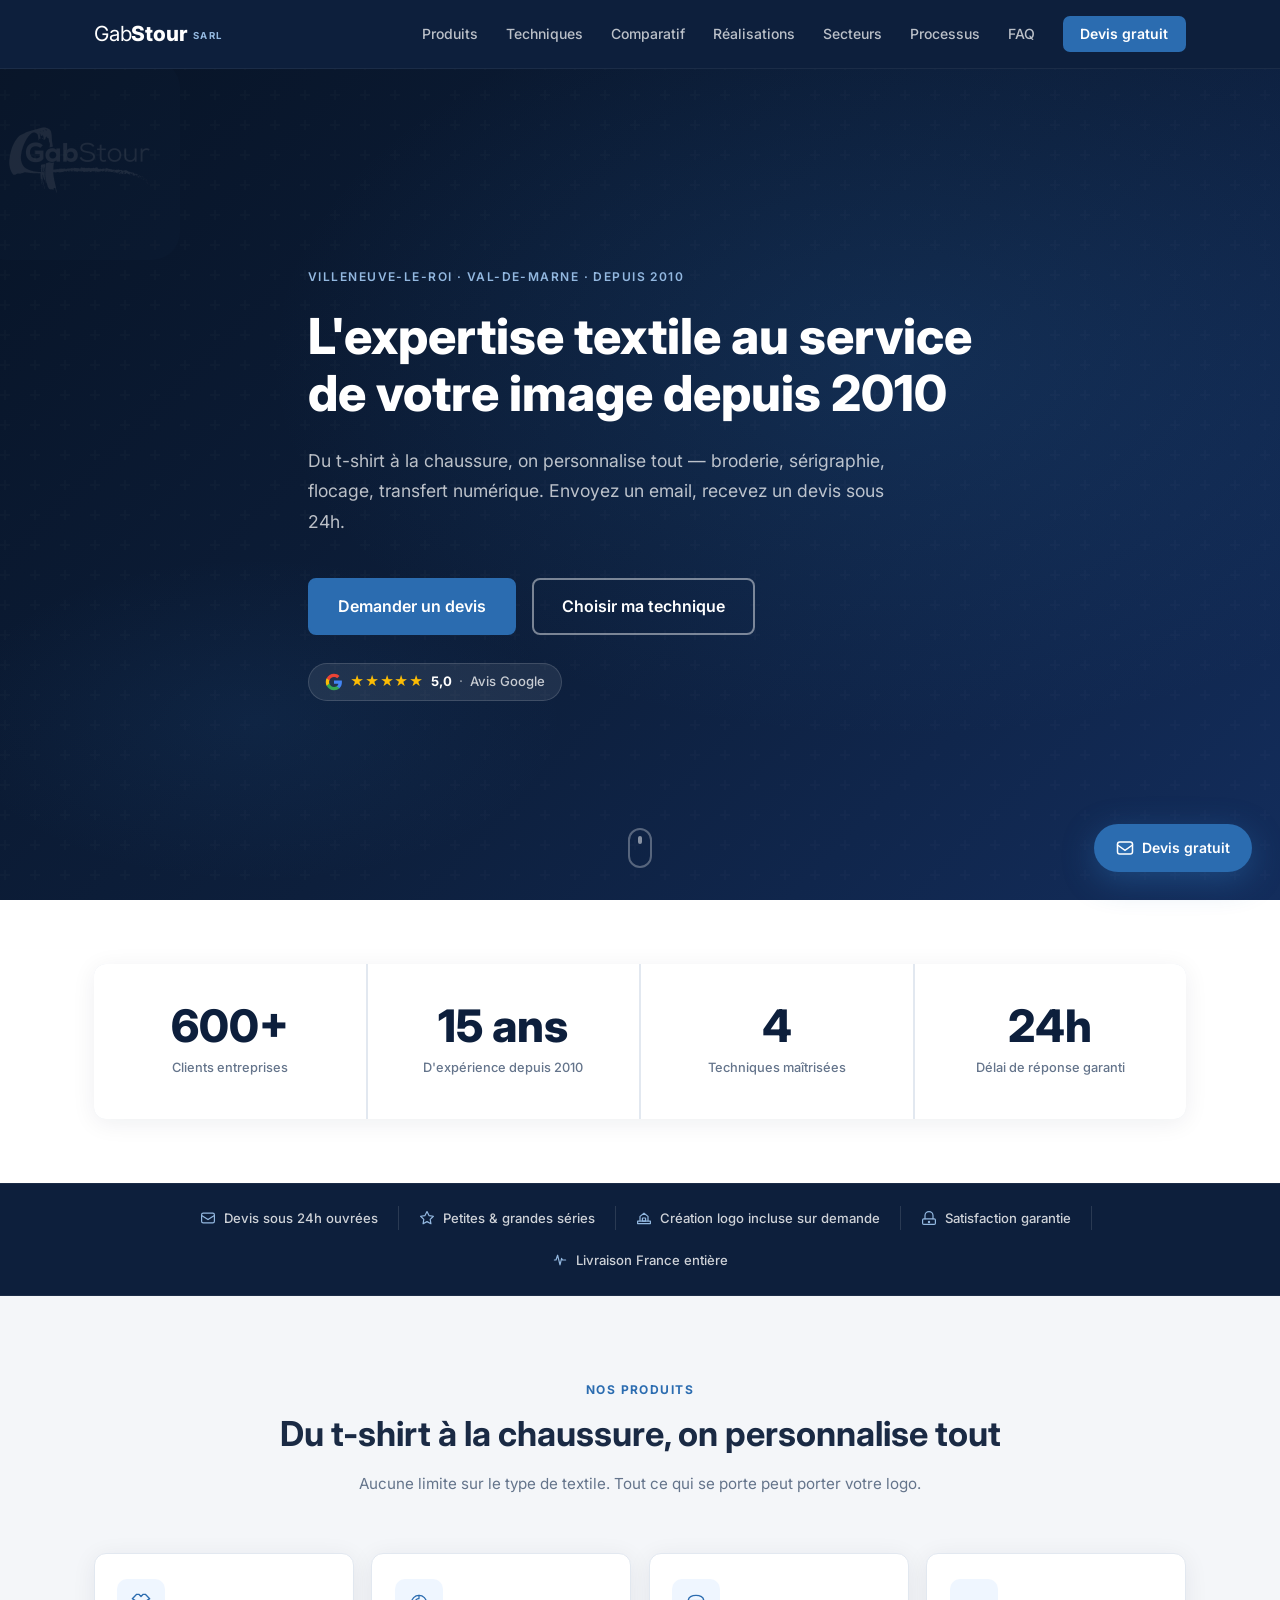
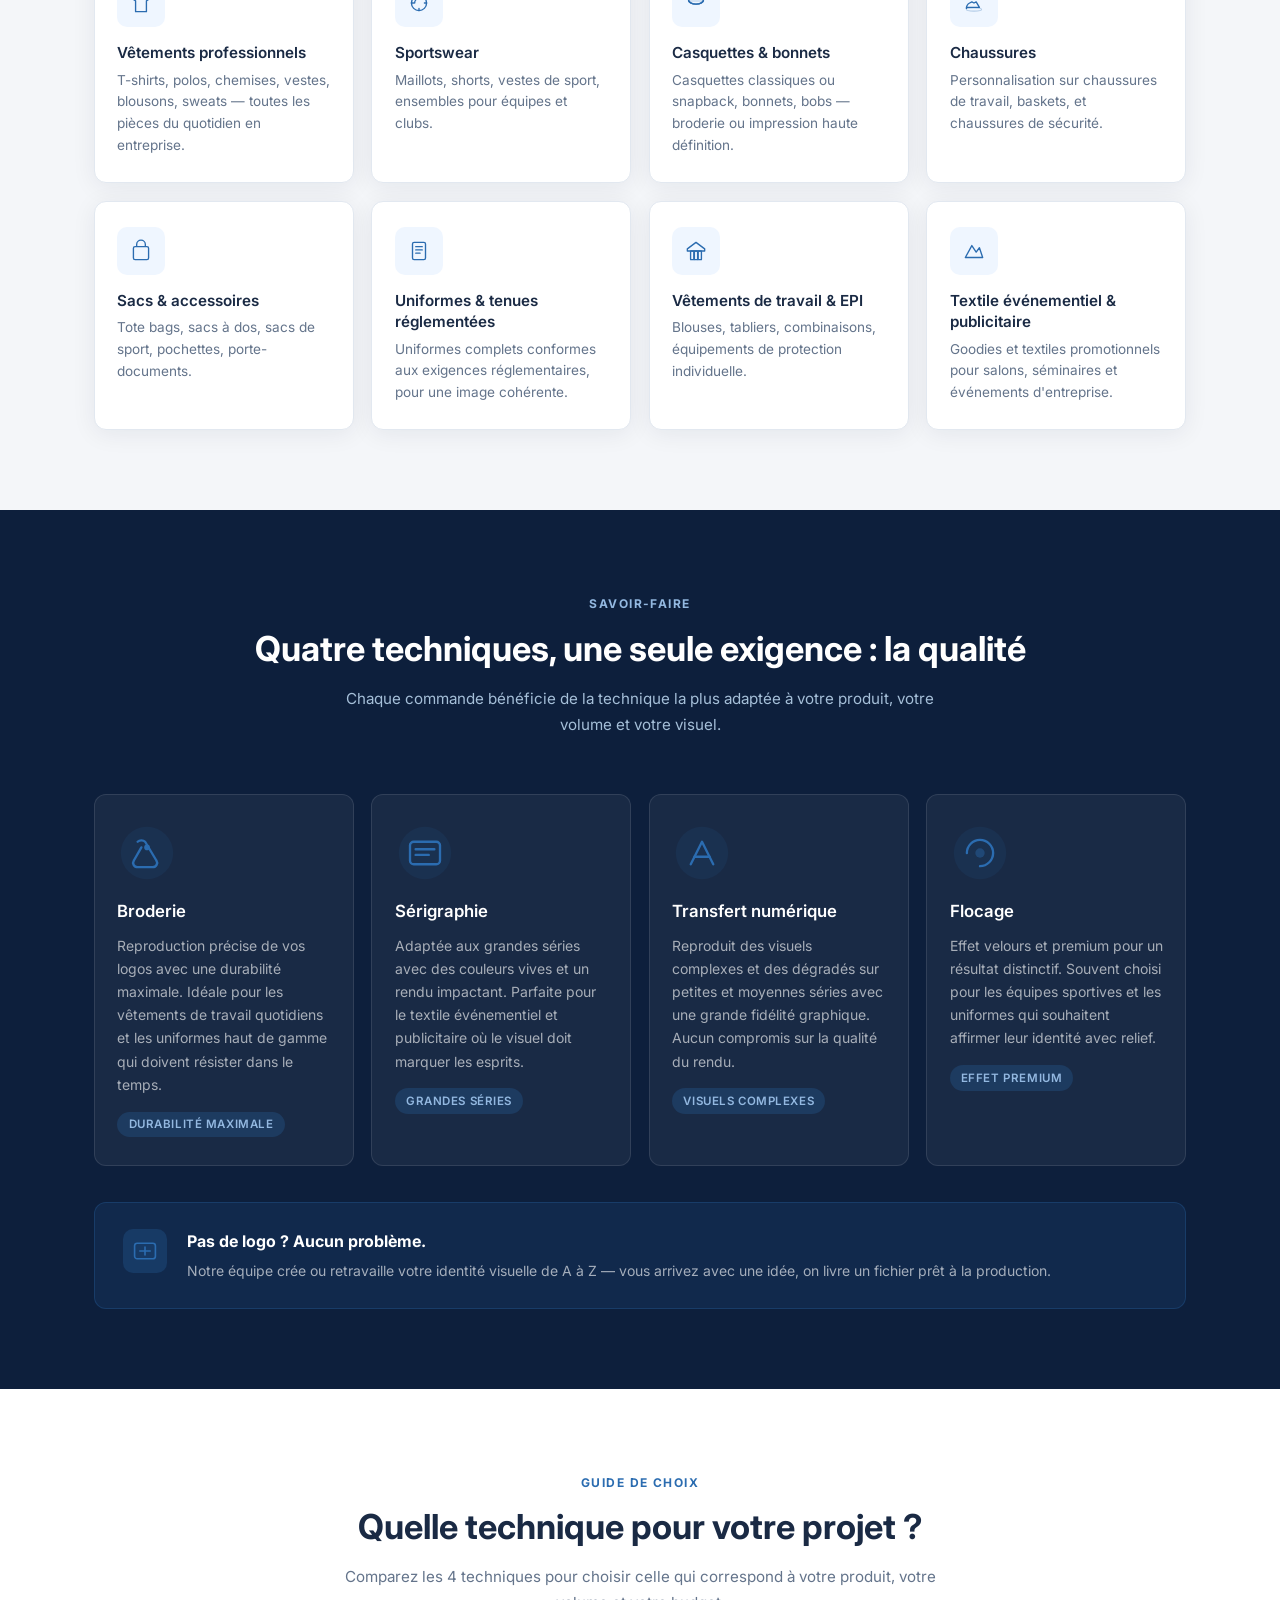
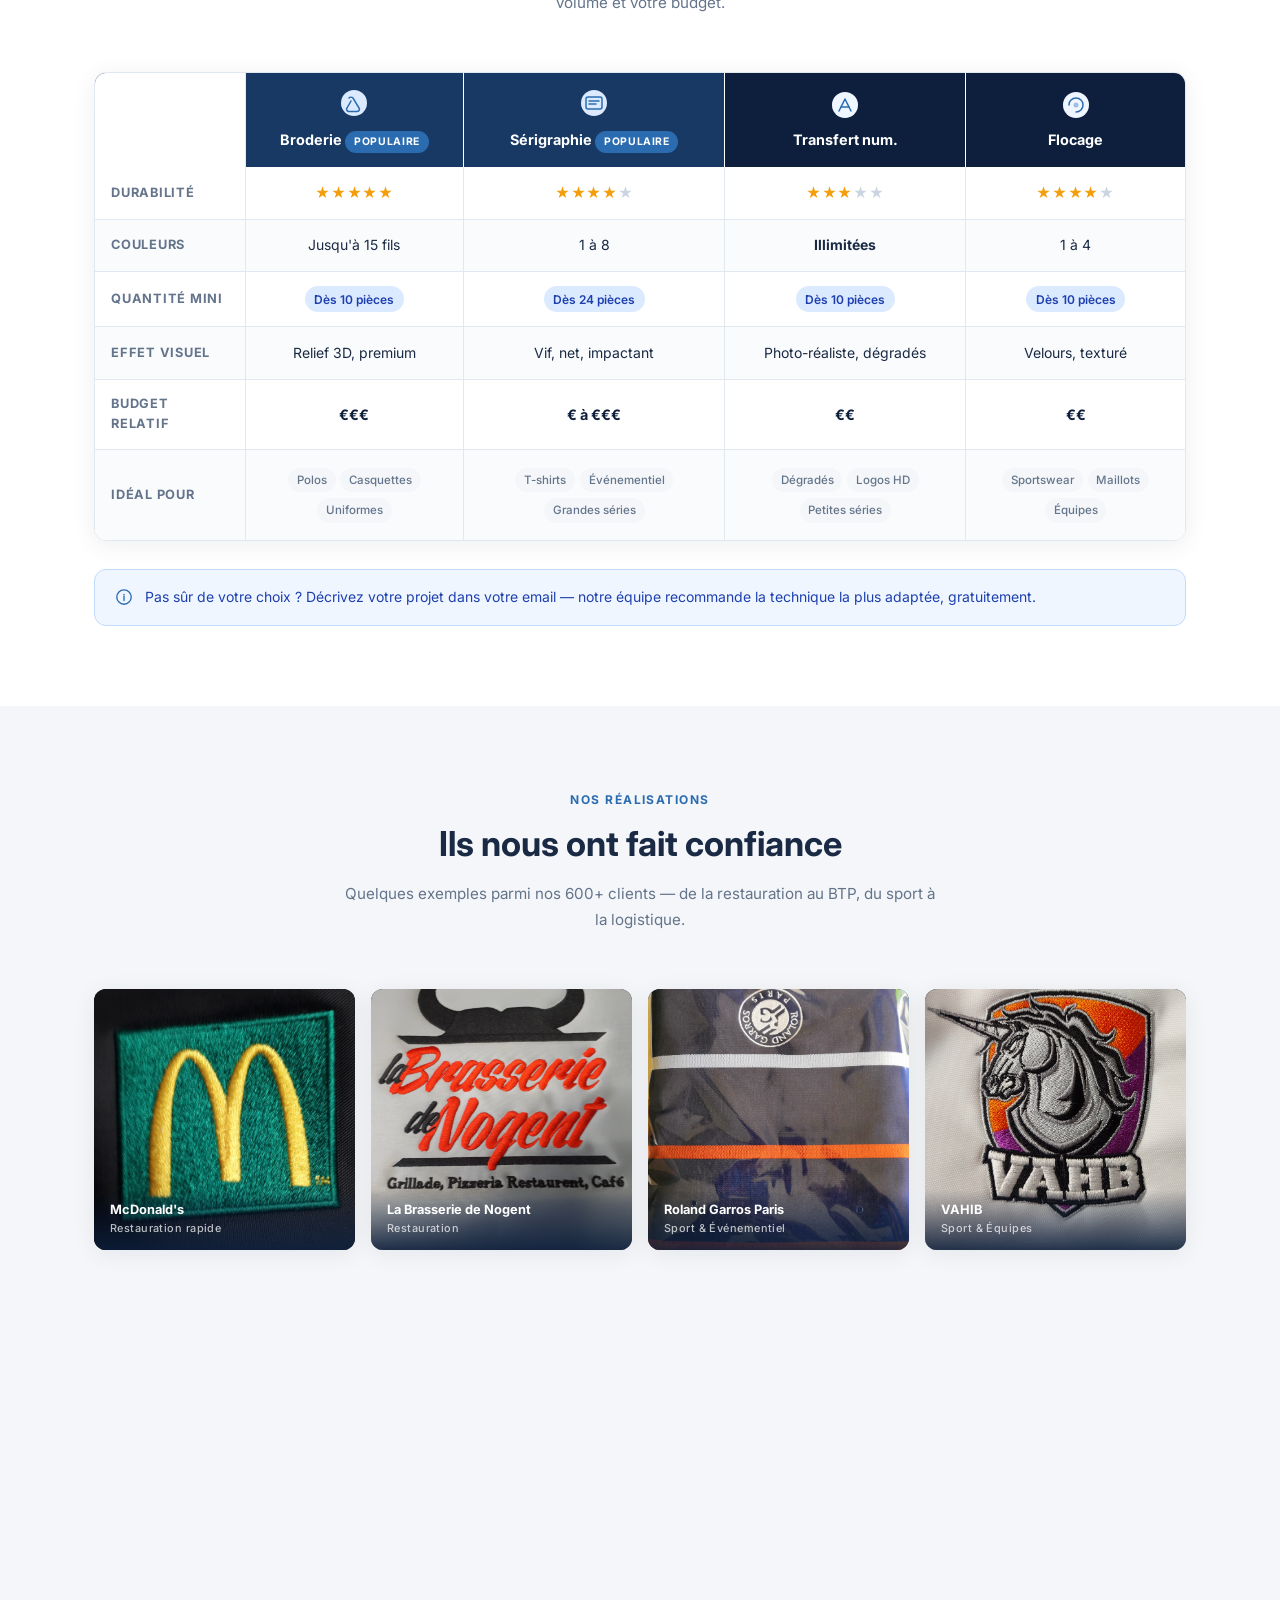
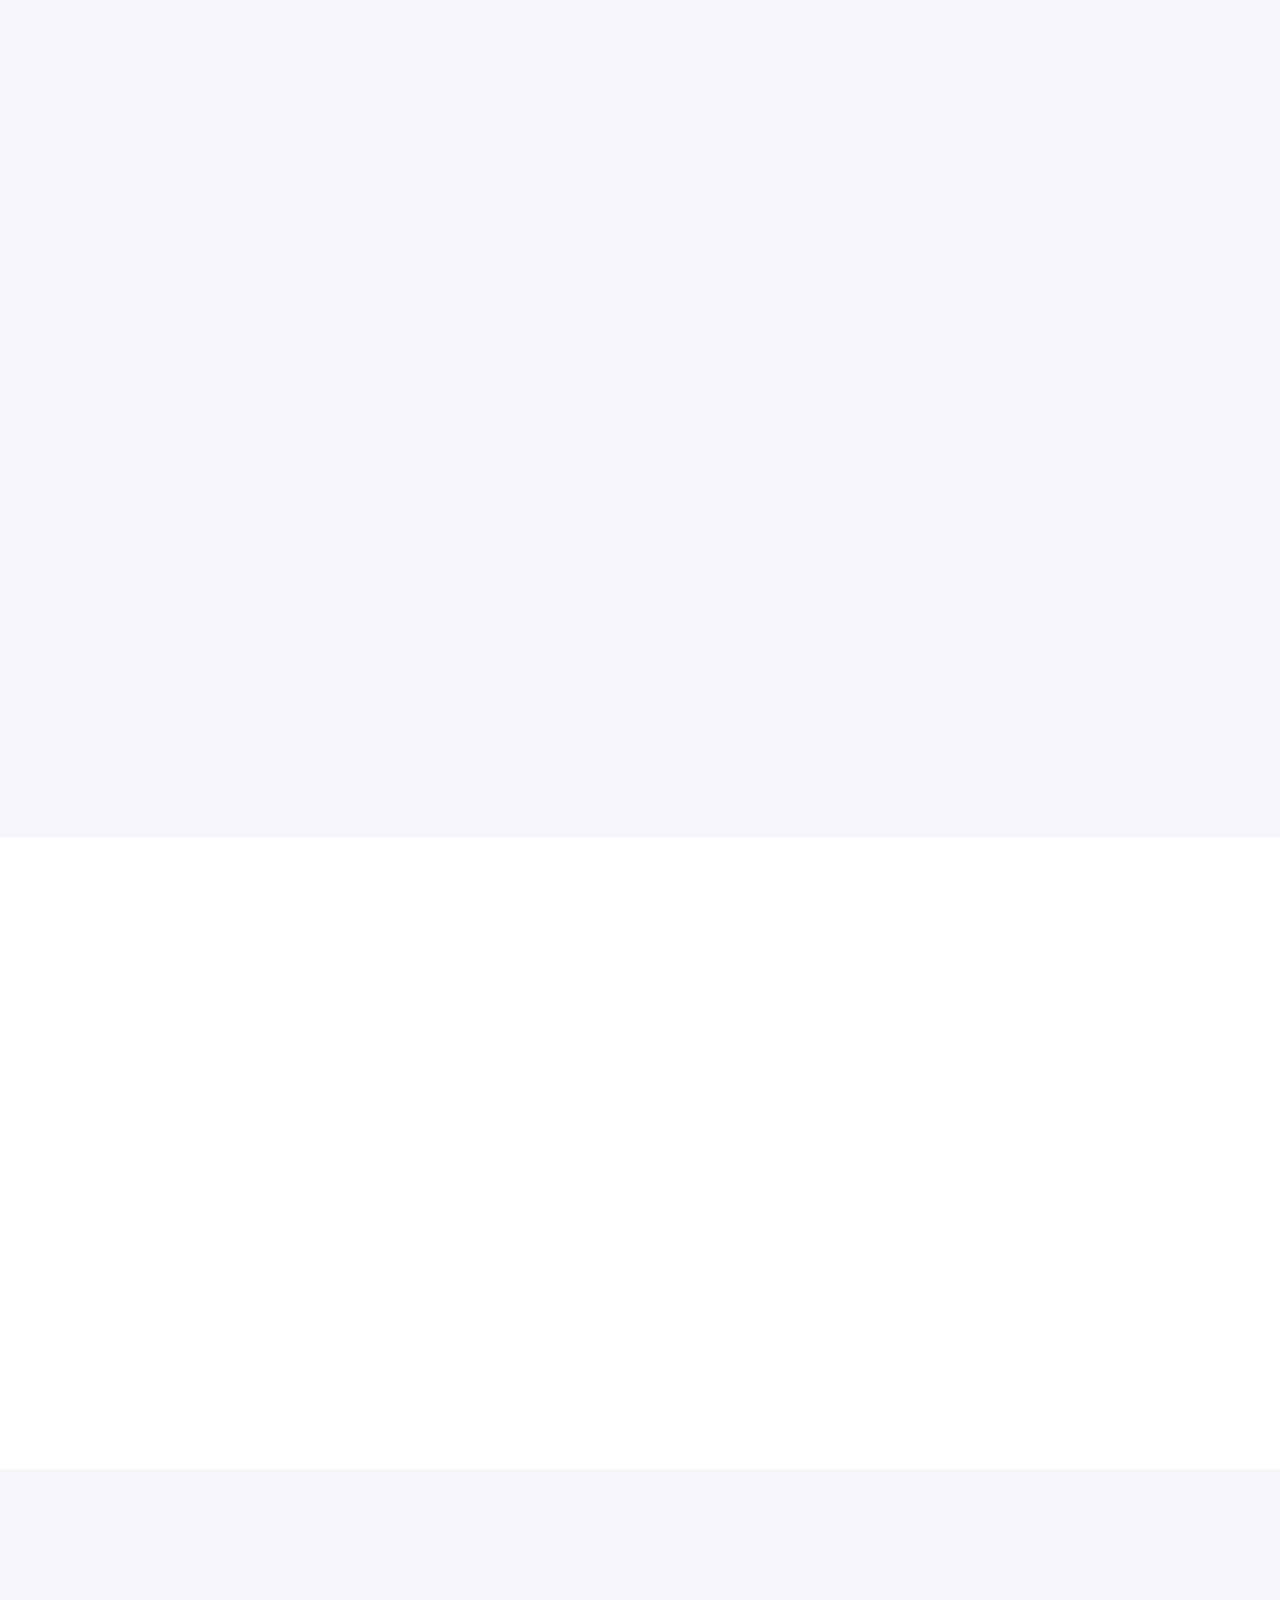
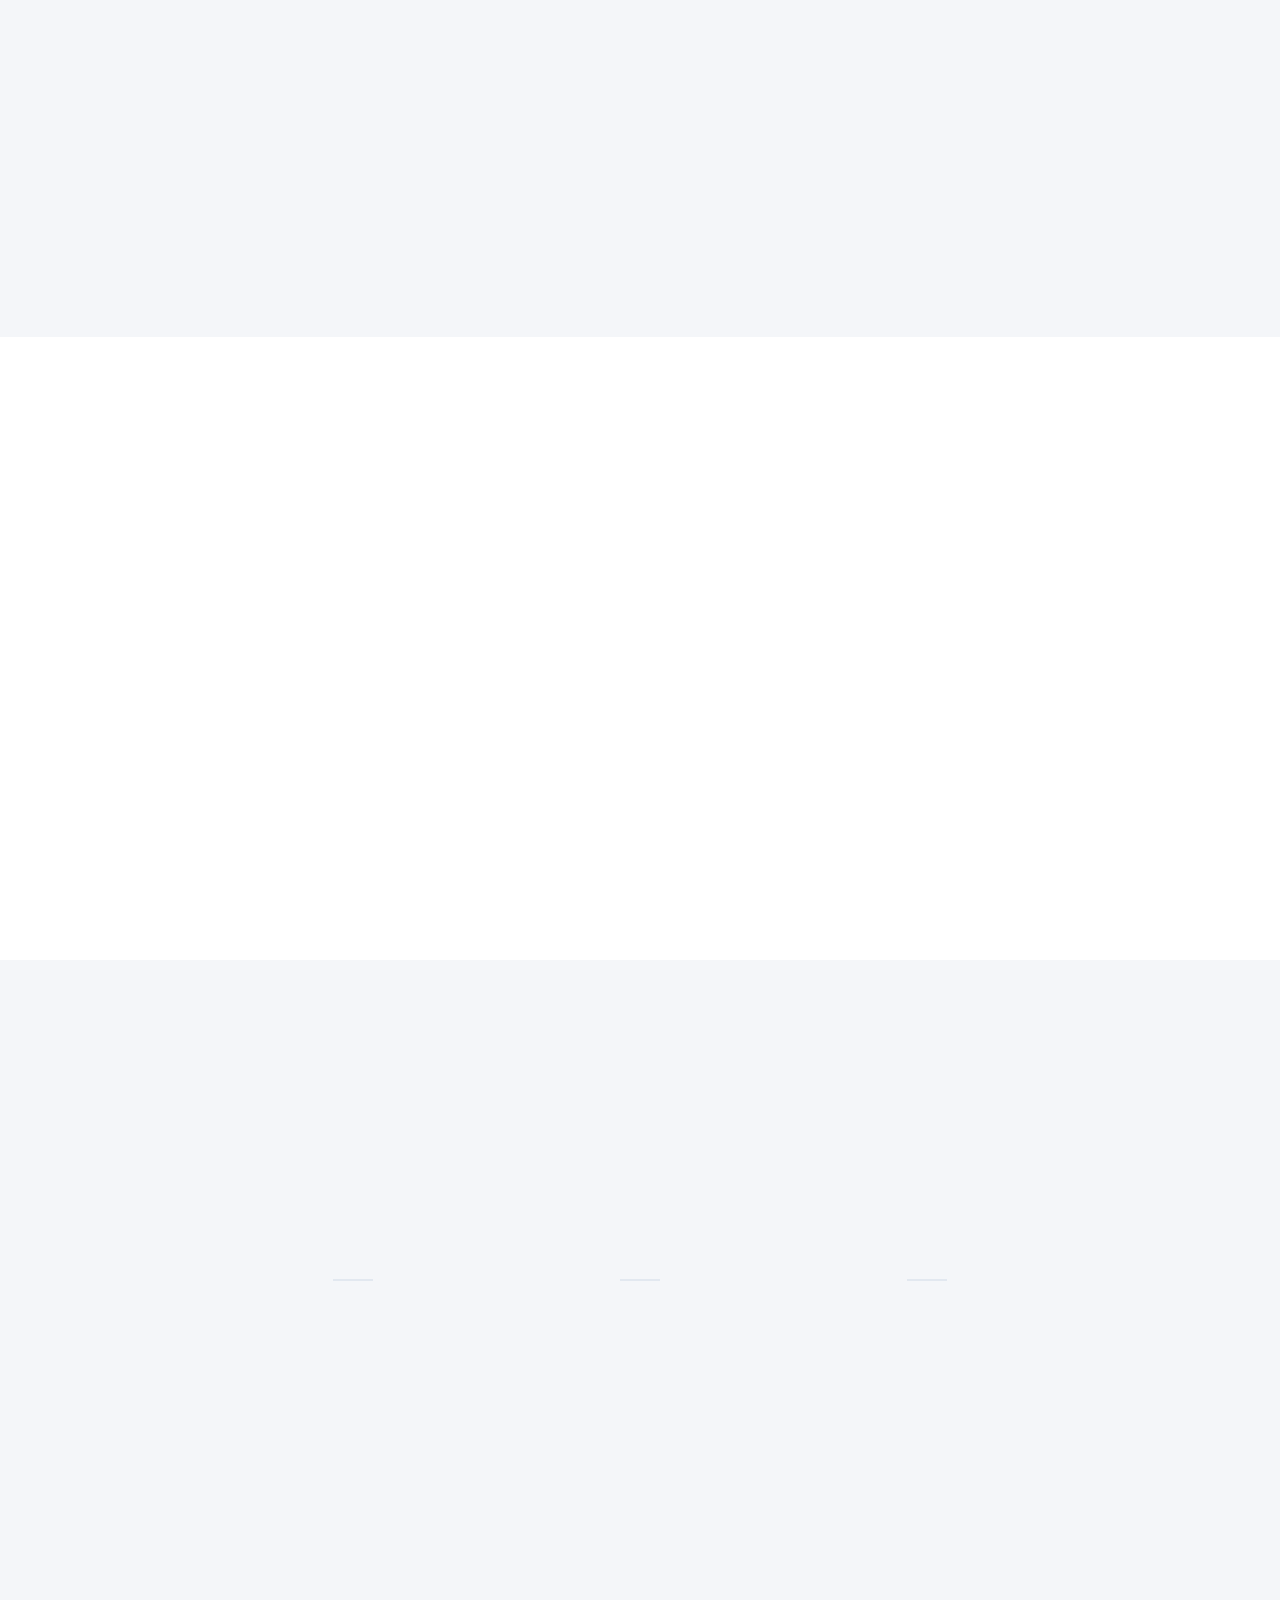
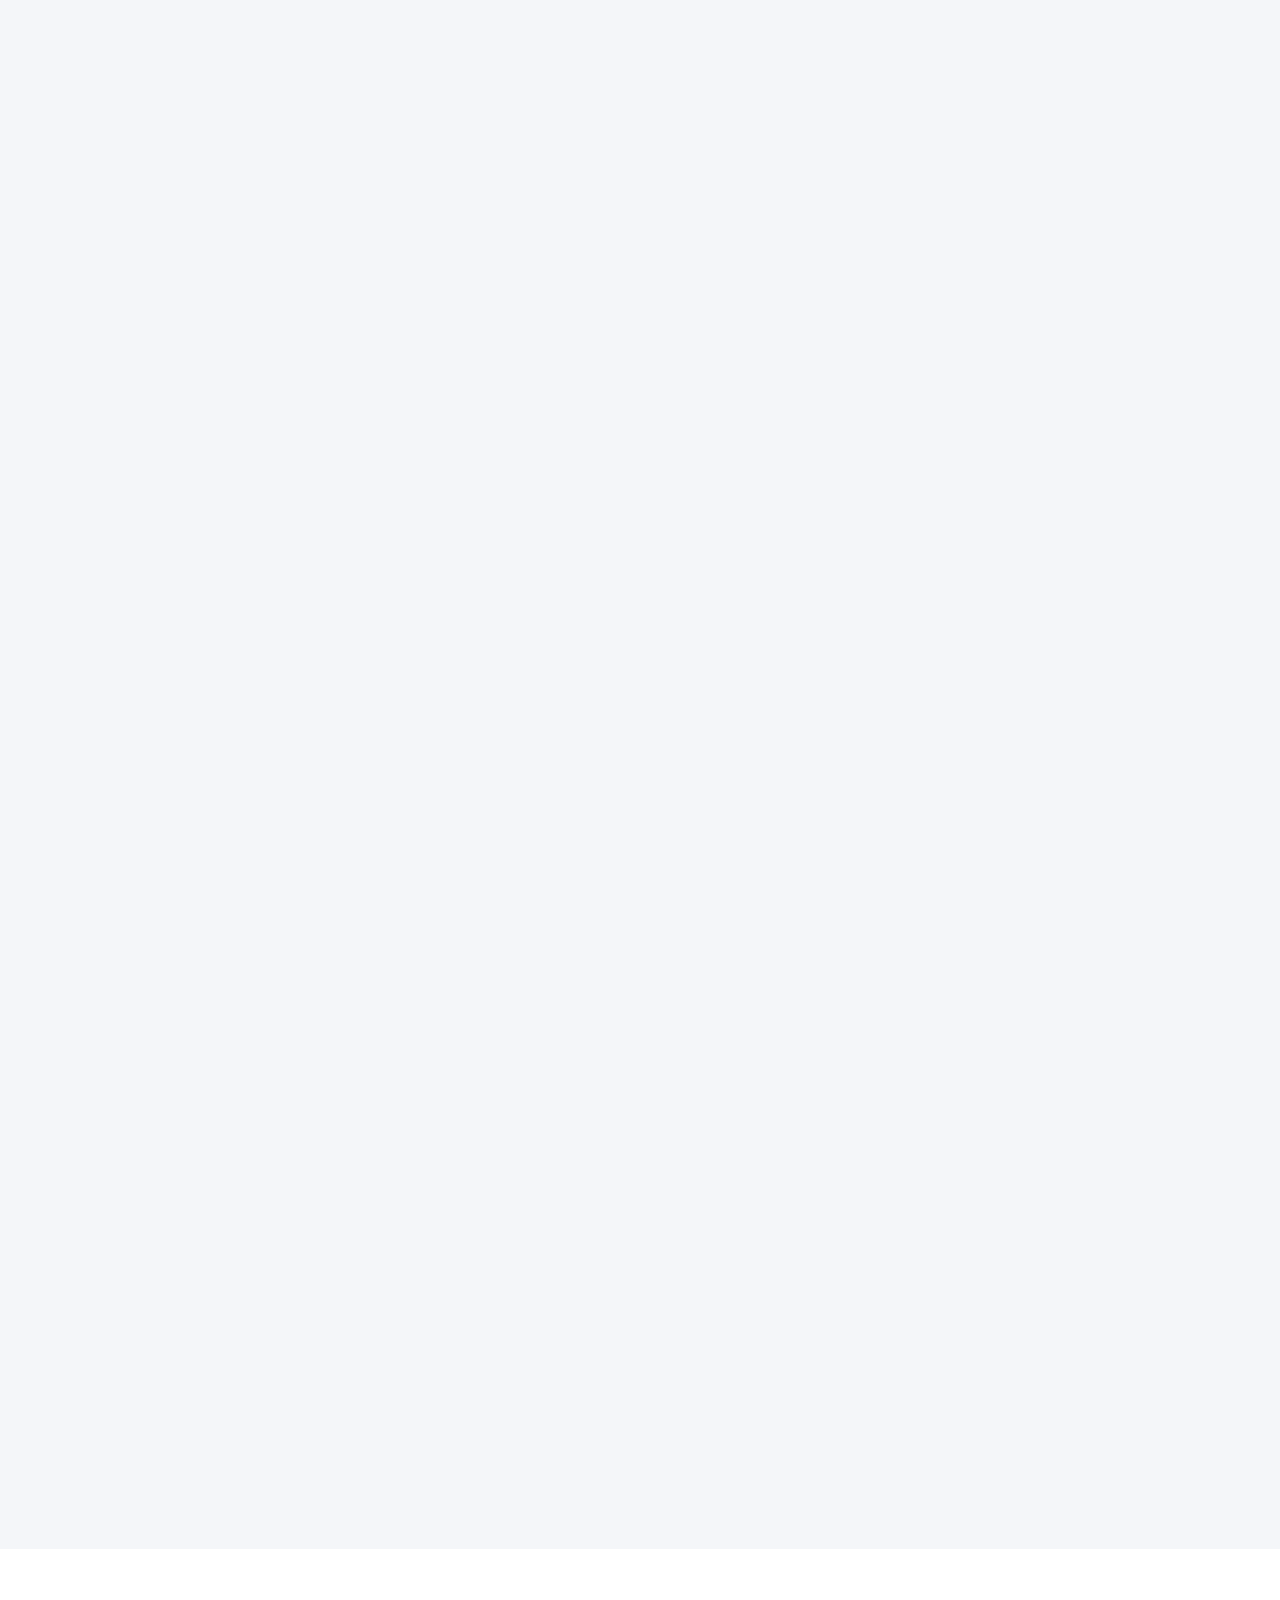
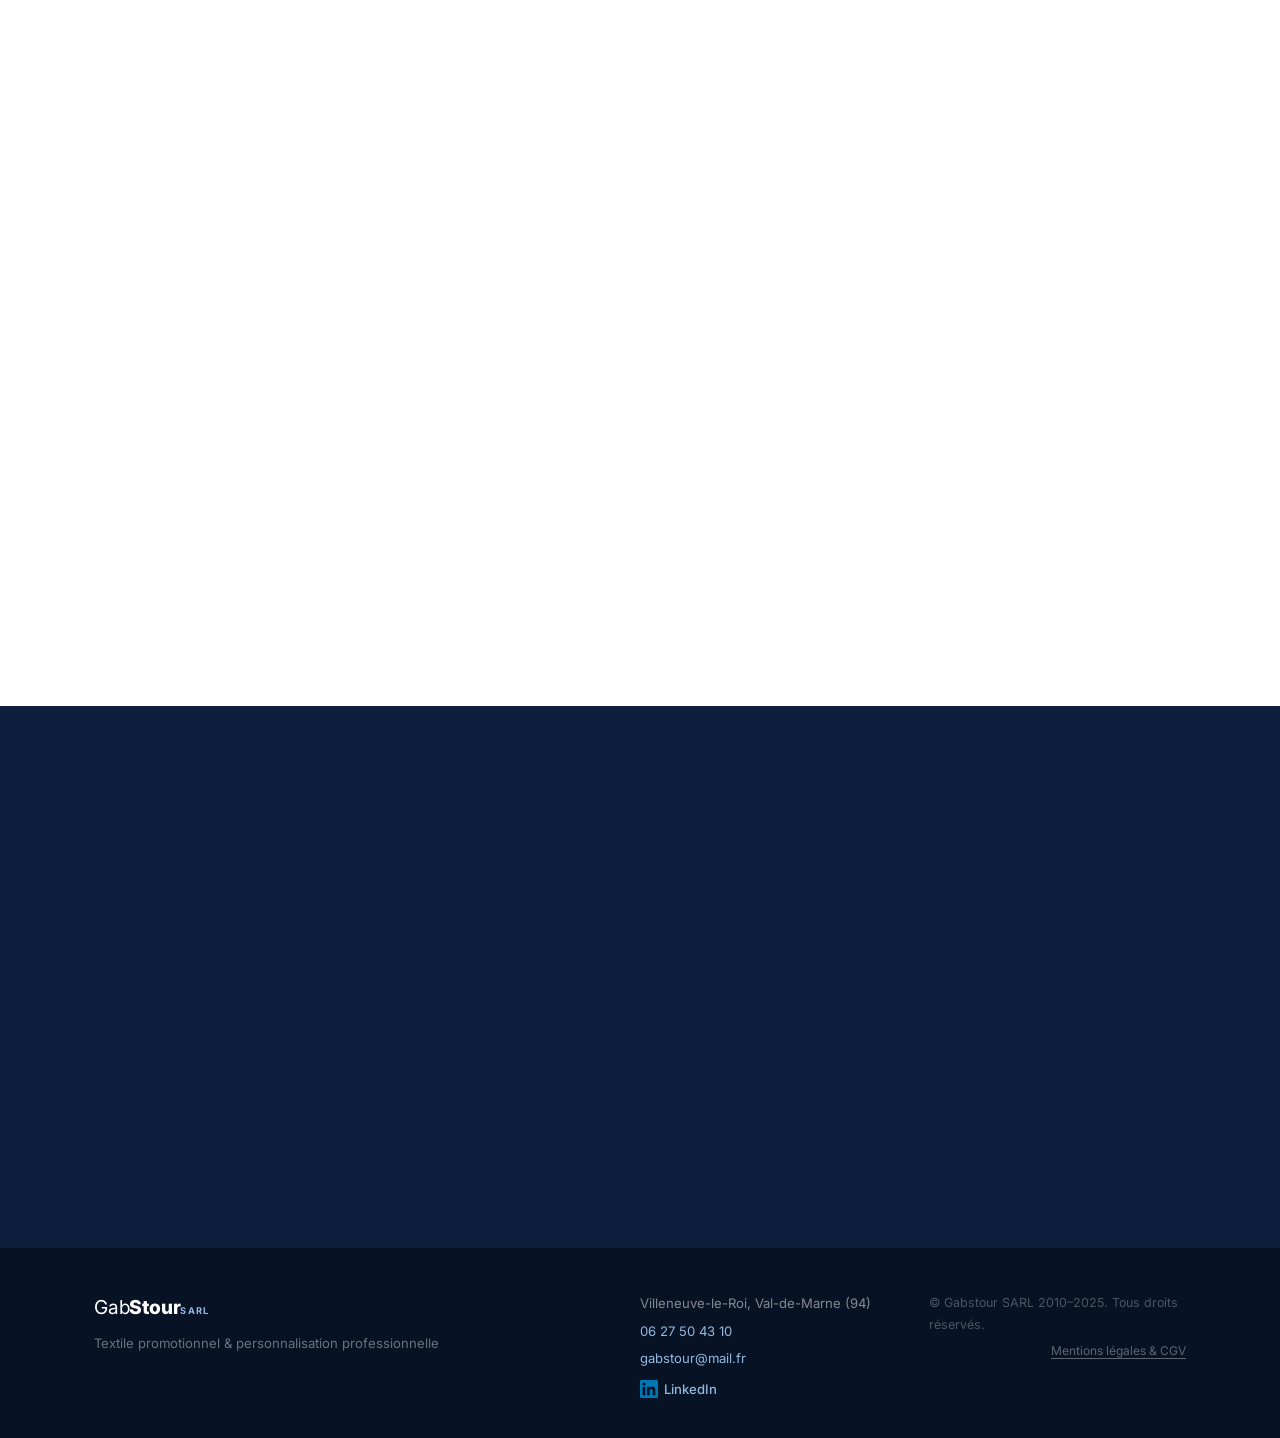
<file: index.html>
<!DOCTYPE html>
<html lang="fr">
<head>
  <meta charset="UTF-8" />
  <meta name="viewport" content="width=device-width, initial-scale=1.0" />
  <meta name="description" content="Gabstour SARL – Expert en textile promotionnel et vêtements de travail personnalisés depuis 2010. Broderie, sérigraphie, transfert numérique, flocage. Plus de 600 clients entreprises en France." />
  <title>Gabstour SARL – Textile Promotionnel & Personnalisation depuis 2010</title>

  <!-- Open Graph / preview réseaux sociaux, WhatsApp, mail -->
  <meta property="og:type"        content="website" />
  <meta property="og:url"         content="https://gabsitooo.github.io/Gabstour/" />
  <meta property="og:title"       content="Gabstour SARL – Textile Promotionnel & Personnalisation" />
  <meta property="og:description" content="Broderie, sérigraphie, flocage, transfert numérique. Devis sous 24h. Plus de 600 clients entreprises depuis 2010." />
  <meta property="og:image"       content="https://gabsitooo.github.io/Gabstour/images/logo-gabstour.jpeg" />
  <meta property="og:image:width"  content="1200" />
  <meta property="og:image:height" content="1200" />
  <meta property="og:locale"      content="fr_FR" />
  <meta name="twitter:card"       content="summary_large_image" />
  <meta name="twitter:image"      content="https://gabsitooo.github.io/Gabstour/images/logo-gabstour.jpeg" />
  <link rel="preconnect" href="https://fonts.googleapis.com" />
  <link rel="preconnect" href="https://fonts.gstatic.com" crossorigin />
  <link href="https://fonts.googleapis.com/css2?family=Inter:wght@300;400;500;600;700;800&display=swap" rel="stylesheet" />
  <link rel="stylesheet" href="style.css" />
</head>
<body>

  <!-- NAV -->
  <header class="navbar" id="navbar">
    <div class="container nav-inner">
      <a href="#hero" class="logo">
        <span class="logo-text">Gab<strong>Stour</strong></span><span class="logo-sarl">SARL</span>
      </a>
      <nav class="nav-links" id="navLinks">
        <a href="#what-we-do">Produits</a>
        <a href="#techniques">Techniques</a>
        <a href="#comparison">Comparatif</a>
        <a href="#realisations">Réalisations</a>
        <a href="#sectors">Secteurs</a>
        <a href="#process">Processus</a>
        <a href="#faq">FAQ</a>
        <a href="#contact" class="nav-cta">Devis gratuit</a>
      </nav>
      <button class="burger" id="burger" aria-label="Menu" aria-expanded="false">
        <span></span><span></span><span></span>
      </button>
    </div>
  </header>

  <!-- HERO -->
  <section class="hero" id="hero">
    <div class="hero-overlay"></div>
    <img src="images/logo-gabstour.jpeg" alt="" class="hero-logo-bg" aria-hidden="true" />
    <div class="container hero-content">
      <p class="hero-eyebrow fade-in">Villeneuve-le-Roi · Val-de-Marne · Depuis 2010</p>
      <h1 class="hero-title fade-in">L'expertise textile au service<br>de votre image depuis 2010</h1>
      <p class="hero-sub fade-in">Du t-shirt à la chaussure, on personnalise tout — broderie, sérigraphie, flocage, transfert numérique. Envoyez un email, recevez un devis sous 24h.</p>
      <div class="hero-actions fade-in">
        <a href="#contact" class="btn btn-primary btn-lg">Demander un devis</a>
        <a href="#comparison" class="btn btn-outline btn-lg">Choisir ma technique</a>
      </div>
      <a href="https://www.google.com/search?q=Gabstour+SARL+Villeneuve-le-Roi" target="_blank" rel="noopener noreferrer" class="google-badge fade-in" aria-label="Avis Google Gabstour">
        <svg class="google-badge-icon" viewBox="0 0 24 24" width="18" height="18"><path d="M22.56 12.25c0-.78-.07-1.53-.2-2.25H12v4.26h5.92c-.26 1.37-1.04 2.53-2.21 3.31v2.77h3.57c2.08-1.92 3.28-4.74 3.28-8.09z" fill="#4285F4"/><path d="M12 23c2.97 0 5.46-.98 7.28-2.66l-3.57-2.77c-.98.66-2.23 1.06-3.71 1.06-2.86 0-5.29-1.93-6.16-4.53H2.18v2.84C3.99 20.53 7.7 23 12 23z" fill="#34A853"/><path d="M5.84 14.09c-.22-.66-.35-1.36-.35-2.09s.13-1.43.35-2.09V7.07H2.18C1.43 8.55 1 10.22 1 12s.43 3.45 1.18 4.93l3.66-2.84z" fill="#FBBC05"/><path d="M12 5.38c1.62 0 3.06.56 4.21 1.64l3.15-3.15C17.45 2.09 14.97 1 12 1 7.7 1 3.99 3.47 2.18 7.07l3.66 2.84c.87-2.6 3.3-4.53 6.16-4.53z" fill="#EA4335"/></svg>
        <span class="google-badge-stars">★★★★★</span>
        <span class="google-badge-score">5,0</span>
        <span class="google-badge-sep">·</span>
        <span class="google-badge-label">Avis Google</span>
      </a>
    </div>
    <div class="hero-scroll-hint" aria-hidden="true"><span></span></div>
  </section>

  <!-- STATS -->
  <section class="stats section-white" id="stats">
    <div class="container">
      <div class="stats-grid">
        <div class="stat-card reveal">
          <span class="stat-number" data-target="600" data-suffix="+">0</span>
          <span class="stat-label">Clients entreprises</span>
        </div>
        <div class="stat-card reveal">
          <span class="stat-number" data-target="15" data-suffix=" ans">0</span>
          <span class="stat-label">D'expérience depuis 2010</span>
        </div>
        <div class="stat-card reveal">
          <span class="stat-number" data-target="4" data-suffix="">0</span>
          <span class="stat-label">Techniques maîtrisées</span>
        </div>
        <div class="stat-card reveal">
          <span class="stat-number" data-target="24" data-suffix="h">0</span>
          <span class="stat-label">Délai de réponse garanti</span>
        </div>
      </div>
    </div>
  </section>

  <!-- GUARANTEES STRIP -->
  <section class="guarantees">
    <div class="container">
      <div class="guarantees-inner">
        <div class="guarantee-item">
          <svg viewBox="0 0 20 20" fill="none"><rect x="2" y="4" width="16" height="12" rx="2" stroke="currentColor" stroke-width="1.5" fill="none"/><path d="M2 7l8 5 8-5" stroke="currentColor" stroke-width="1.5" stroke-linecap="round"/></svg>
          <span>Devis sous 24h ouvrées</span>
        </div>
        <span class="g-sep" aria-hidden="true"></span>
        <div class="guarantee-item">
          <svg viewBox="0 0 20 20" fill="none"><path d="M10 2l2.5 5 5.5.8-4 3.9.9 5.5L10 14.5l-4.9 2.7.9-5.5L2 7.8l5.5-.8L10 2z" stroke="currentColor" stroke-width="1.5" stroke-linejoin="round" fill="none"/></svg>
          <span>Petites &amp; grandes séries</span>
        </div>
        <span class="g-sep" aria-hidden="true"></span>
        <div class="guarantee-item">
          <svg viewBox="0 0 20 20" fill="none"><path d="M2 14h16v3H2z" stroke="currentColor" stroke-width="1.5" stroke-linejoin="round" fill="none"/><path d="M5 14V8l5-4 5 4v6" stroke="currentColor" stroke-width="1.5" stroke-linejoin="round" fill="none"/><rect x="8" y="10" width="4" height="4" rx=".5" stroke="currentColor" stroke-width="1.5" fill="none"/></svg>
          <span>Création logo incluse sur demande</span>
        </div>
        <span class="g-sep" aria-hidden="true"></span>
        <div class="guarantee-item">
          <svg viewBox="0 0 20 20" fill="none"><rect x="2" y="11" width="16" height="7" rx="1.5" stroke="currentColor" stroke-width="1.5" fill="none"/><path d="M5 11V7a5 5 0 0110 0v4" stroke="currentColor" stroke-width="1.5" stroke-linecap="round"/><circle cx="10" cy="15" r="1.5" fill="currentColor"/></svg>
          <span>Satisfaction garantie</span>
        </div>
        <span class="g-sep" aria-hidden="true"></span>
        <div class="guarantee-item">
          <svg viewBox="0 0 20 20" fill="none"><path d="M3 10h2l2-6 3 12 2-8 1 2h4" stroke="currentColor" stroke-width="1.5" stroke-linecap="round" stroke-linejoin="round"/></svg>
          <span>Livraison France entière</span>
        </div>
      </div>
    </div>
  </section>

  <!-- WHAT WE PERSONALIZE -->
  <section class="section section-alt" id="what-we-do">
    <div class="container">
      <div class="section-header reveal">
        <p class="section-eyebrow">Nos produits</p>
        <h2>Du t-shirt à la chaussure, on personnalise tout</h2>
        <p class="section-sub">Aucune limite sur le type de textile. Tout ce qui se porte peut porter votre logo.</p>
      </div>
      <div class="products-grid">
        <div class="product-card reveal">
          <div class="product-icon">
            <svg viewBox="0 0 48 48" fill="none"><path d="M8 16l8-8h4l4 4 4-4h4l8 8-6 4v20H14V20L8 16z" stroke="#2B6CB0" stroke-width="2.5" stroke-linejoin="round"/></svg>
          </div>
          <h3>Vêtements professionnels</h3>
          <p>T-shirts, polos, chemises, vestes, blousons, sweats — toutes les pièces du quotidien en entreprise.</p>
        </div>
        <div class="product-card reveal">
          <div class="product-icon">
            <svg viewBox="0 0 48 48" fill="none"><circle cx="24" cy="24" r="14" stroke="#2B6CB0" stroke-width="2.5"/><path d="M16 24c0-4.4 3.6-8 8-8" stroke="#2B6CB0" stroke-width="2.5" stroke-linecap="round"/><path d="M24 10v4M24 34v4M10 24h4M34 24h4" stroke="#2B6CB0" stroke-width="2.5" stroke-linecap="round"/></svg>
          </div>
          <h3>Sportswear</h3>
          <p>Maillots, shorts, vestes de sport, ensembles pour équipes et clubs.</p>
        </div>
        <div class="product-card reveal">
          <div class="product-icon">
            <svg viewBox="0 0 48 48" fill="none"><ellipse cx="24" cy="18" rx="14" ry="8" stroke="#2B6CB0" stroke-width="2.5"/><path d="M10 18c0 4.4 6.3 8 14 8s14-3.6 14-8" stroke="#2B6CB0" stroke-width="2.5"/><rect x="10" y="18" width="28" height="4" rx="2" fill="#2B6CB0" opacity=".15"/></svg>
          </div>
          <h3>Casquettes &amp; bonnets</h3>
          <p>Casquettes classiques ou snapback, bonnets, bobs — broderie ou impression haute définition.</p>
        </div>
        <div class="product-card reveal">
          <div class="product-icon">
            <svg viewBox="0 0 48 48" fill="none"><path d="M10 34c0-4 2-8 6-10l4-2 4 2 4-2 6 10H10z" stroke="#2B6CB0" stroke-width="2.5" stroke-linejoin="round"/><ellipse cx="24" cy="36" rx="14" ry="3" stroke="#2B6CB0" stroke-width="2" opacity=".3"/></svg>
          </div>
          <h3>Chaussures</h3>
          <p>Personnalisation sur chaussures de travail, baskets, et chaussures de sécurité.</p>
        </div>
        <div class="product-card reveal">
          <div class="product-icon">
            <svg viewBox="0 0 48 48" fill="none"><rect x="10" y="16" width="28" height="24" rx="3" stroke="#2B6CB0" stroke-width="2.5"/><path d="M16 16V12a8 8 0 0116 0v4" stroke="#2B6CB0" stroke-width="2.5"/></svg>
          </div>
          <h3>Sacs &amp; accessoires</h3>
          <p>Tote bags, sacs à dos, sacs de sport, pochettes, porte-documents.</p>
        </div>
        <div class="product-card reveal">
          <div class="product-icon">
            <svg viewBox="0 0 48 48" fill="none"><rect x="12" y="8" width="24" height="32" rx="3" stroke="#2B6CB0" stroke-width="2.5"/><path d="M18 16h12M18 22h12M18 28h8" stroke="#2B6CB0" stroke-width="2.5" stroke-linecap="round"/></svg>
          </div>
          <h3>Uniformes &amp; tenues réglementées</h3>
          <p>Uniformes complets conformes aux exigences réglementaires, pour une image cohérente.</p>
        </div>
        <div class="product-card reveal">
          <div class="product-icon">
            <svg viewBox="0 0 48 48" fill="none"><path d="M24 8L8 20v4h32v-4L24 8z" stroke="#2B6CB0" stroke-width="2.5" stroke-linejoin="round"/><rect x="14" y="24" width="6" height="16" rx="1" stroke="#2B6CB0" stroke-width="2.5"/><rect x="21" y="24" width="6" height="16" rx="1" stroke="#2B6CB0" stroke-width="2.5"/><rect x="28" y="24" width="6" height="16" rx="1" stroke="#2B6CB0" stroke-width="2.5"/></svg>
          </div>
          <h3>Vêtements de travail &amp; EPI</h3>
          <p>Blouses, tabliers, combinaisons, équipements de protection individuelle.</p>
        </div>
        <div class="product-card reveal">
          <div class="product-icon">
            <svg viewBox="0 0 48 48" fill="none"><path d="M8 36L20 14l8 12 6-8 6 18H8z" stroke="#2B6CB0" stroke-width="2.5" stroke-linejoin="round"/></svg>
          </div>
          <h3>Textile événementiel &amp; publicitaire</h3>
          <p>Goodies et textiles promotionnels pour salons, séminaires et événements d'entreprise.</p>
        </div>
      </div>
    </div>
  </section>

  <!-- TECHNIQUES -->
  <section class="section section-dark" id="techniques">
    <div class="container">
      <div class="section-header reveal">
        <p class="section-eyebrow light">Savoir-faire</p>
        <h2 class="light">Quatre techniques, une seule exigence : la qualité</h2>
        <p class="section-sub light">Chaque commande bénéficie de la technique la plus adaptée à votre produit, votre volume et votre visuel.</p>
      </div>
      <div class="techniques-grid">
        <div class="technique-card reveal">
          <div class="technique-icon">
            <svg viewBox="0 0 64 64" fill="none"><circle cx="32" cy="32" r="28" fill="#2B6CB0" opacity=".1"/><path d="M22 20c2-2 6-2 8 0l12 20c2 3 0 7-4 7H22c-4 0-6-4-4-7l8-14" stroke="#2B6CB0" stroke-width="2.5" stroke-linecap="round" stroke-linejoin="round"/><circle cx="32" cy="26" r="3" fill="#2B6CB0"/></svg>
          </div>
          <h3>Broderie</h3>
          <p>Reproduction précise de vos logos avec une durabilité maximale. Idéale pour les vêtements de travail quotidiens et les uniformes haut de gamme qui doivent résister dans le temps.</p>
          <span class="technique-tag">Durabilité maximale</span>
        </div>
        <div class="technique-card reveal">
          <div class="technique-icon">
            <svg viewBox="0 0 64 64" fill="none"><circle cx="32" cy="32" r="28" fill="#2B6CB0" opacity=".1"/><rect x="16" y="20" width="32" height="24" rx="4" stroke="#2B6CB0" stroke-width="2.5"/><path d="M22 28h20M22 34h14" stroke="#2B6CB0" stroke-width="2.5" stroke-linecap="round"/></svg>
          </div>
          <h3>Sérigraphie</h3>
          <p>Adaptée aux grandes séries avec des couleurs vives et un rendu impactant. Parfaite pour le textile événementiel et publicitaire où le visuel doit marquer les esprits.</p>
          <span class="technique-tag">Grandes séries</span>
        </div>
        <div class="technique-card reveal">
          <div class="technique-icon">
            <svg viewBox="0 0 64 64" fill="none"><circle cx="32" cy="32" r="28" fill="#2B6CB0" opacity=".1"/><path d="M20 44L32 20l12 24" stroke="#2B6CB0" stroke-width="2.5" stroke-linecap="round" stroke-linejoin="round"/><path d="M24 36h16" stroke="#2B6CB0" stroke-width="2.5" stroke-linecap="round"/></svg>
          </div>
          <h3>Transfert numérique</h3>
          <p>Reproduit des visuels complexes et des dégradés sur petites et moyennes séries avec une grande fidélité graphique. Aucun compromis sur la qualité du rendu.</p>
          <span class="technique-tag">Visuels complexes</span>
        </div>
        <div class="technique-card reveal">
          <div class="technique-icon">
            <svg viewBox="0 0 64 64" fill="none"><circle cx="32" cy="32" r="28" fill="#2B6CB0" opacity=".1"/><path d="M18 32c0-7.7 6.3-14 14-14s14 6.3 14 14-6.3 14-14 14" stroke="#2B6CB0" stroke-width="2.5" stroke-linecap="round"/><circle cx="32" cy="32" r="5" fill="#2B6CB0" opacity=".4"/></svg>
          </div>
          <h3>Flocage</h3>
          <p>Effet velours et premium pour un résultat distinctif. Souvent choisi pour les équipes sportives et les uniformes qui souhaitent affirmer leur identité avec relief.</p>
          <span class="technique-tag">Effet premium</span>
        </div>
      </div>
      <div class="logo-service reveal">
        <div class="logo-service-icon">
          <svg viewBox="0 0 40 40" fill="none"><rect x="4" y="8" width="32" height="24" rx="4" stroke="#2B6CB0" stroke-width="2.5"/><path d="M12 20h16M20 14v12" stroke="#2B6CB0" stroke-width="2.5" stroke-linecap="round"/></svg>
        </div>
        <div>
          <strong>Pas de logo ? Aucun problème.</strong>
          <p>Notre équipe crée ou retravaille votre identité visuelle de A à Z — vous arrivez avec une idée, on livre un fichier prêt à la production.</p>
        </div>
      </div>
    </div>
  </section>

  <!-- COMPARISON TABLE -->
  <section class="section section-white" id="comparison">
    <div class="container">
      <div class="section-header reveal">
        <p class="section-eyebrow">Guide de choix</p>
        <h2>Quelle technique pour votre projet ?</h2>
        <p class="section-sub">Comparez les 4 techniques pour choisir celle qui correspond à votre produit, votre volume et votre budget.</p>
      </div>

      <div class="comp-wrapper reveal">
        <div class="comp-table" role="table" aria-label="Comparatif des techniques de personnalisation">

          <!-- Header -->
          <div class="comp-row comp-header" role="row">
            <div class="comp-label-cell" role="columnheader"></div>
            <div class="comp-head-cell comp-featured" role="columnheader">
              <div class="comp-tech-icon">
                <svg viewBox="0 0 32 32" fill="none"><circle cx="16" cy="16" r="13" fill="#dbeafe"/><path d="M11 11c1-1 3-1 4 0l6 10c1 1.5 0 3.5-2 3.5H11c-2 0-3-2-2-3.5l4-7" stroke="#2B6CB0" stroke-width="1.5" stroke-linecap="round" stroke-linejoin="round"/></svg>
              </div>
              Broderie
              <span class="comp-badge">Populaire</span>
            </div>
            <div class="comp-head-cell comp-featured" role="columnheader">
              <div class="comp-tech-icon">
                <svg viewBox="0 0 32 32" fill="none"><circle cx="16" cy="16" r="13" fill="#dbeafe"/><rect x="8" y="10" width="16" height="12" rx="2" stroke="#2B6CB0" stroke-width="1.5"/><path d="M11 14h10M11 17h7" stroke="#2B6CB0" stroke-width="1.5" stroke-linecap="round"/></svg>
              </div>
              Sérigraphie
              <span class="comp-badge">Populaire</span>
            </div>
            <div class="comp-head-cell" role="columnheader">
              <div class="comp-tech-icon">
                <svg viewBox="0 0 32 32" fill="none"><circle cx="16" cy="16" r="13" fill="#eff6ff"/><path d="M10 22L16 10l6 12" stroke="#2B6CB0" stroke-width="1.5" stroke-linecap="round" stroke-linejoin="round"/><path d="M12 18h8" stroke="#2B6CB0" stroke-width="1.5" stroke-linecap="round"/></svg>
              </div>
              Transfert num.
            </div>
            <div class="comp-head-cell" role="columnheader">
              <div class="comp-tech-icon">
                <svg viewBox="0 0 32 32" fill="none"><circle cx="16" cy="16" r="13" fill="#eff6ff"/><path d="M9 16c0-3.9 3.1-7 7-7s7 3.1 7 7-3.1 7-7 7" stroke="#2B6CB0" stroke-width="1.5" stroke-linecap="round"/><circle cx="16" cy="16" r="2.5" fill="#2B6CB0" opacity=".4"/></svg>
              </div>
              Flocage
            </div>
          </div>

          <!-- Durabilité -->
          <div class="comp-row" role="row">
            <div class="comp-label-cell" role="rowheader">Durabilité</div>
            <div class="comp-cell" role="cell"><div class="stars"><span class="s-full">★★★★★</span></div></div>
            <div class="comp-cell" role="cell"><div class="stars"><span class="s-full">★★★★</span><span class="s-empty">★</span></div></div>
            <div class="comp-cell" role="cell"><div class="stars"><span class="s-full">★★★</span><span class="s-empty">★★</span></div></div>
            <div class="comp-cell" role="cell"><div class="stars"><span class="s-full">★★★★</span><span class="s-empty">★</span></div></div>
          </div>

          <!-- Couleurs -->
          <div class="comp-row" role="row">
            <div class="comp-label-cell" role="rowheader">Couleurs</div>
            <div class="comp-cell" role="cell">Jusqu'à 15 fils</div>
            <div class="comp-cell" role="cell">1 à 8</div>
            <div class="comp-cell" role="cell"><strong>Illimitées</strong></div>
            <div class="comp-cell" role="cell">1 à 4</div>
          </div>

          <!-- Quantité mini -->
          <div class="comp-row" role="row">
            <div class="comp-label-cell" role="rowheader">Quantité mini</div>
            <div class="comp-cell" role="cell"><span class="tag-blue">Dès 10 pièces</span></div>
            <div class="comp-cell" role="cell"><span class="tag-blue">Dès 24 pièces</span></div>
            <div class="comp-cell" role="cell"><span class="tag-blue">Dès 10 pièces</span></div>
            <div class="comp-cell" role="cell"><span class="tag-blue">Dès 10 pièces</span></div>
          </div>

          <!-- Rendu -->
          <div class="comp-row" role="row">
            <div class="comp-label-cell" role="rowheader">Effet visuel</div>
            <div class="comp-cell" role="cell">Relief 3D, premium</div>
            <div class="comp-cell" role="cell">Vif, net, impactant</div>
            <div class="comp-cell" role="cell">Photo-réaliste, dégradés</div>
            <div class="comp-cell" role="cell">Velours, texturé</div>
          </div>

          <!-- Budget -->
          <div class="comp-row" role="row">
            <div class="comp-label-cell" role="rowheader">Budget relatif</div>
            <div class="comp-cell" role="cell"><span class="price-badge">€€€</span></div>
            <div class="comp-cell" role="cell"><span class="price-badge">€ à €€€</span></div>
            <div class="comp-cell" role="cell"><span class="price-badge">€€</span></div>
            <div class="comp-cell" role="cell"><span class="price-badge">€€</span></div>
          </div>

          <!-- Idéal pour -->
          <div class="comp-row comp-last" role="row">
            <div class="comp-label-cell" role="rowheader">Idéal pour</div>
            <div class="comp-cell comp-tags-cell" role="cell">
              <span>Polos</span><span>Casquettes</span><span>Uniformes</span>
            </div>
            <div class="comp-cell comp-tags-cell" role="cell">
              <span>T-shirts</span><span>Événementiel</span><span>Grandes séries</span>
            </div>
            <div class="comp-cell comp-tags-cell" role="cell">
              <span>Dégradés</span><span>Logos HD</span><span>Petites séries</span>
            </div>
            <div class="comp-cell comp-tags-cell" role="cell">
              <span>Sportswear</span><span>Maillots</span><span>Équipes</span>
            </div>
          </div>

        </div>
      </div>

      <div class="comp-note reveal">
        <svg viewBox="0 0 20 20" fill="none"><circle cx="10" cy="10" r="8" stroke="#2B6CB0" stroke-width="1.5"/><path d="M10 9v5M10 7v.5" stroke="#2B6CB0" stroke-width="1.5" stroke-linecap="round"/></svg>
        <p>Pas sûr de votre choix ? Décrivez votre projet dans votre email — notre équipe recommande la technique la plus adaptée, gratuitement.</p>
      </div>
    </div>
  </section>

  <!-- GALLERY -->
  <section class="section section-alt" id="realisations">
    <div class="container">
      <div class="section-header reveal">
        <p class="section-eyebrow">Nos réalisations</p>
        <h2>Ils nous ont fait confiance</h2>
        <p class="section-sub">Quelques exemples parmi nos 600+ clients — de la restauration au BTP, du sport à la logistique.</p>
      </div>
      <div class="gallery-grid">

        <div class="gallery-card reveal">
          <img src="images/mcdonalds.jpeg" alt="Broderie McDonald's — logo M vert et or sur veste noire" loading="lazy" />
          <div class="gallery-overlay">
            <span class="gallery-client">McDonald's</span>
            <span class="gallery-sector">Restauration rapide</span>
          </div>
        </div>

        <div class="gallery-card reveal">
          <img src="images/brasserie-nogent.jpeg" alt="Broderie La Brasserie de Nogent — texte rouge et noir sur tablier blanc" loading="lazy" />
          <div class="gallery-overlay">
            <span class="gallery-client">La Brasserie de Nogent</span>
            <span class="gallery-sector">Restauration</span>
          </div>
        </div>

        <div class="gallery-card reveal">
          <img src="images/roland-garros.jpeg" alt="Broderie Roland Garros Paris — badge blanc sur blouson marine" loading="lazy" />
          <div class="gallery-overlay">
            <span class="gallery-client">Roland Garros Paris</span>
            <span class="gallery-sector">Sport &amp; Événementiel</span>
          </div>
        </div>

        <div class="gallery-card reveal">
          <img src="images/vahib.jpeg" alt="Broderie VAHIB — badge licorne multicolore sur polo blanc" loading="lazy" />
          <div class="gallery-overlay">
            <span class="gallery-client">VAHIB</span>
            <span class="gallery-sector">Sport &amp; Équipes</span>
          </div>
        </div>

        <div class="gallery-card reveal">
          <img src="images/cesi-btp.jpeg" alt="Broderie CESI BTP — logo bleu ciel sur veste grise" loading="lazy" />
          <div class="gallery-overlay">
            <span class="gallery-client">CESI BTP</span>
            <span class="gallery-sector">BTP &amp; Formation</span>
          </div>
        </div>

        <div class="gallery-card reveal">
          <img src="images/genesis-installations.jpeg" alt="Broderie Genesis Installations — texte blanc sur fond noir avec drapeau tricolore" loading="lazy" />
          <div class="gallery-overlay">
            <span class="gallery-client">Genesis Installations</span>
            <span class="gallery-sector">Installations &amp; Services</span>
          </div>
        </div>

        <div class="gallery-card reveal">
          <img src="images/lapeyre-logistique.jpeg" alt="Broderie Lapeyre Logistique — logo turquoise et blanc sur veste noire" loading="lazy" />
          <div class="gallery-overlay">
            <span class="gallery-client">Lapeyre Logistique</span>
            <span class="gallery-sector">Logistique</span>
          </div>
        </div>

        <div class="gallery-card reveal">
          <img src="images/gaz-technic.jpeg" alt="Broderie Gaz Technic — logo bleu et orange sur veste noire" loading="lazy" />
          <div class="gallery-overlay">
            <span class="gallery-client">Gaz Technic</span>
            <span class="gallery-sector">Industrie &amp; Énergie</span>
          </div>
        </div>

        <div class="gallery-card reveal">
          <img src="images/paris-executive-catering.jpeg" alt="Broderie Paris Executive Catering — logo violet et blanc sur veste noire" loading="lazy" />
          <div class="gallery-overlay">
            <span class="gallery-client">Paris Executive Catering</span>
            <span class="gallery-sector">Traiteur premium</span>
          </div>
        </div>

        <div class="gallery-card reveal">
          <img src="images/traiteurs-de-france.jpeg" alt="Broderie Les Traiteurs de France Membre — badge or et blanc sur noir" loading="lazy" />
          <div class="gallery-overlay">
            <span class="gallery-client">Les Traiteurs de France</span>
            <span class="gallery-sector">Gastronomie</span>
          </div>
        </div>

        <div class="gallery-card reveal">
          <img src="images/la-table-des-saveurs.jpeg" alt="Broderie La Table des Saveurs — badge bleu blanc rouge sur veste noire" loading="lazy" />
          <div class="gallery-overlay">
            <span class="gallery-client">La Table des Saveurs</span>
            <span class="gallery-sector">Restauration</span>
          </div>
        </div>

        <div class="gallery-card reveal">
          <img src="images/les-saveurs-du-jardin.jpeg" alt="Broderie Les Saveurs du Jardin — logo vert et blanc sur tablier noir" loading="lazy" />
          <div class="gallery-overlay">
            <span class="gallery-client">Les Saveurs du Jardin</span>
            <span class="gallery-sector">Restauration traiteur</span>
          </div>
        </div>

        <div class="gallery-card reveal">
          <img src="images/hgood-market.jpeg" alt="Broderie HGood Market — logo rouge et personnage sur tablier noir" loading="lazy" />
          <div class="gallery-overlay">
            <span class="gallery-client">HGood Market</span>
            <span class="gallery-sector">Grande distribution</span>
          </div>
        </div>

        <div class="gallery-card reveal">
          <img src="images/halles-market.jpeg" alt="Broderie Halles Market — logo multicolore sur tissu rouge" loading="lazy" />
          <div class="gallery-overlay">
            <span class="gallery-client">Halles Market</span>
            <span class="gallery-sector">Commerce alimentaire</span>
          </div>
        </div>

        <div class="gallery-card reveal">
          <img src="images/capexo-lilotfruits.jpeg" alt="Broderie Capexo LilotFruits — logo blanc sur fond noir" loading="lazy" />
          <div class="gallery-overlay">
            <span class="gallery-client">Capexo LilotFruits</span>
            <span class="gallery-sector">Fruits &amp; Légumes, Rungis</span>
          </div>
        </div>

        <div class="gallery-card reveal">
          <img src="images/dufer-rungis.jpeg" alt="Broderie Dufer Rungis — couronne d'olives brodée vert et blanc sur marine" loading="lazy" />
          <div class="gallery-overlay">
            <span class="gallery-client">Dufer Rungis</span>
            <span class="gallery-sector">Alimentation, Rungis</span>
          </div>
        </div>

        <div class="gallery-card reveal">
          <img src="images/ab-distribution.jpeg" alt="Broderie Ab Distribution Best Candy Shop — personnage brodé sur sac rouge" loading="lazy" />
          <div class="gallery-overlay">
            <span class="gallery-client">Ab Distribution</span>
            <span class="gallery-sector">Commerce &amp; Distribution</span>
          </div>
        </div>

      </div>
    </div>
  </section>

  <!-- WHY US -->
  <section class="section section-white" id="why-us">
    <div class="container">
      <div class="section-header reveal">
        <p class="section-eyebrow">Pourquoi Gabstour</p>
        <h2>Un interlocuteur unique, de l'idée à la livraison</h2>
      </div>
      <div class="why-grid">
        <div class="why-card reveal">
          <div class="why-number">01</div>
          <div>
            <h3>15 ans d'expertise textile</h3>
            <p>Fondée en 2010, Gabstour a accompagné plus de 600 entreprises sur tout le territoire. On connaît les pièges, les délais réels et les techniques qui durent.</p>
          </div>
        </div>
        <div class="why-card reveal">
          <div class="why-number">02</div>
          <div>
            <h3>Accompagnement de A à Z</h3>
            <p>Pas de logo ? Pas de fichier ? Pas de problème. On prend en charge la création graphique, le conseil technique et le suivi de fabrication jusqu'à votre porte.</p>
          </div>
        </div>
        <div class="why-card reveal">
          <div class="why-number">03</div>
          <div>
            <h3>Petites et grandes séries</h3>
            <p>Que vous ayez besoin de 5 polos pour un séminaire ou de 5 000 t-shirts pour un événement national, on s'adapte à votre volume sans minimum imposé.</p>
          </div>
        </div>
        <div class="why-card reveal">
          <div class="why-number">04</div>
          <div>
            <h3>Réactivité et suivi personnalisé</h3>
            <p>Devis sous 24h, interlocuteur dédié, communication directe. Vous êtes informé à chaque étape — jamais seul face à une boîte noire.</p>
          </div>
        </div>
      </div>
    </div>
  </section>

  <!-- ENGAGEMENTS -->
  <section class="section section-alt" id="engagements">
    <div class="container">
      <div class="section-header reveal">
        <p class="section-eyebrow">Nos engagements</p>
        <h2>Ce que vous pouvez attendre de nous</h2>
      </div>
      <div class="engagements-grid">
        <div class="engagement-item reveal">
          <div class="engagement-icon">
            <svg viewBox="0 0 24 24" fill="none"><circle cx="12" cy="12" r="10" stroke="currentColor" stroke-width="2"/><path d="M12 6v6l4 2" stroke="currentColor" stroke-width="2" stroke-linecap="round"/></svg>
          </div>
          <div>
            <strong>Réponse sous 24h</strong>
            <p>Tout devis ou demande reçoit une réponse dans la journée ouvrable. Pas de silence radio, pas d'attente à l'aveugle.</p>
          </div>
        </div>
        <div class="engagement-item reveal">
          <div class="engagement-icon">
            <svg viewBox="0 0 24 24" fill="none"><path d="M9 12l2 2 4-4" stroke="currentColor" stroke-width="2" stroke-linecap="round" stroke-linejoin="round"/><path d="M12 2C6.48 2 2 6.48 2 12s4.48 10 10 10 10-4.48 10-10S17.52 2 12 2z" stroke="currentColor" stroke-width="2"/></svg>
          </div>
          <div>
            <strong>Satisfaction garantie</strong>
            <p>Si le résultat ne correspond pas au visuel validé, on reprend. Votre satisfaction est notre seul indicateur de réussite.</p>
          </div>
        </div>
        <div class="engagement-item reveal">
          <div class="engagement-icon">
            <svg viewBox="0 0 24 24" fill="none"><path d="M17 21v-2a4 4 0 00-4-4H5a4 4 0 00-4 4v2" stroke="currentColor" stroke-width="2" stroke-linecap="round"/><circle cx="9" cy="7" r="4" stroke="currentColor" stroke-width="2"/><path d="M23 21v-2a4 4 0 00-3-3.87M16 3.13a4 4 0 010 7.75" stroke="currentColor" stroke-width="2" stroke-linecap="round"/></svg>
          </div>
          <div>
            <strong>Accompagnement de A à Z</strong>
            <p>Création du visuel, conseil technique, suivi de fabrication, livraison — vous avez un interlocuteur unique à chaque étape.</p>
          </div>
        </div>
        <div class="engagement-item reveal">
          <div class="engagement-icon">
            <svg viewBox="0 0 24 24" fill="none"><path d="M2 20h20M6 20V10l6-6 6 6v10" stroke="currentColor" stroke-width="2" stroke-linecap="round" stroke-linejoin="round"/><rect x="9" y="14" width="6" height="6" rx="1" stroke="currentColor" stroke-width="2"/></svg>
          </div>
          <div>
            <strong>Fabrication suivie de près</strong>
            <p>Avant l'envoi, vous recevez une photo du vêtement réalisé pour validation. Rien ne part sans votre accord.</p>
          </div>
        </div>
      </div>
    </div>
  </section>

  <!-- SECTORS -->
  <section class="section section-white" id="sectors">
    <div class="container">
      <div class="section-header reveal">
        <p class="section-eyebrow">Secteurs</p>
        <h2>Ils nous font confiance</h2>
        <p class="section-sub">De la startup au grand groupe, Gabstour habille tous les secteurs.</p>
      </div>
      <div class="sectors-grid">
        <div class="sector-item reveal">
          <div class="sector-icon">
            <svg viewBox="0 0 40 40" fill="none"><rect x="6" y="20" width="28" height="14" rx="2" stroke="#2B6CB0" stroke-width="2"/><path d="M14 20V12h12v8" stroke="#2B6CB0" stroke-width="2"/><path d="M6 20h28" stroke="#2B6CB0" stroke-width="2"/></svg>
          </div>
          <span>BTP &amp; Construction</span>
        </div>
        <div class="sector-item reveal">
          <div class="sector-icon">
            <svg viewBox="0 0 40 40" fill="none"><path d="M8 32V16l12-8 12 8v16" stroke="#2B6CB0" stroke-width="2" stroke-linejoin="round"/><rect x="14" y="22" width="12" height="10" rx="1" stroke="#2B6CB0" stroke-width="2"/></svg>
          </div>
          <span>Restauration &amp; Hôtellerie</span>
        </div>
        <div class="sector-item reveal">
          <div class="sector-icon">
            <svg viewBox="0 0 40 40" fill="none"><path d="M20 8v4M20 28v4M8 20h4M28 20h4" stroke="#2B6CB0" stroke-width="2" stroke-linecap="round"/><circle cx="20" cy="20" r="8" stroke="#2B6CB0" stroke-width="2"/><path d="M17 20h6M20 17v6" stroke="#2B6CB0" stroke-width="2" stroke-linecap="round"/></svg>
          </div>
          <span>Santé &amp; Médical</span>
        </div>
        <div class="sector-item reveal">
          <div class="sector-icon">
            <svg viewBox="0 0 40 40" fill="none"><circle cx="20" cy="20" r="12" stroke="#2B6CB0" stroke-width="2"/><path d="M14 20l4 4 8-8" stroke="#2B6CB0" stroke-width="2" stroke-linecap="round" stroke-linejoin="round"/></svg>
          </div>
          <span>Sport &amp; Fitness</span>
        </div>
        <div class="sector-item reveal">
          <div class="sector-icon">
            <svg viewBox="0 0 40 40" fill="none"><path d="M8 30L20 10l12 20H8z" stroke="#2B6CB0" stroke-width="2" stroke-linejoin="round"/><circle cx="20" cy="22" r="3" fill="#2B6CB0" opacity=".4"/></svg>
          </div>
          <span>Événementiel</span>
        </div>
        <div class="sector-item reveal">
          <div class="sector-icon">
            <svg viewBox="0 0 40 40" fill="none"><rect x="6" y="14" width="28" height="18" rx="2" stroke="#2B6CB0" stroke-width="2"/><path d="M14 14V10a6 6 0 0112 0v4" stroke="#2B6CB0" stroke-width="2"/><circle cx="20" cy="23" r="3" stroke="#2B6CB0" stroke-width="2"/></svg>
          </div>
          <span>Industrie &amp; Logistique</span>
        </div>
        <div class="sector-item reveal">
          <div class="sector-icon">
            <svg viewBox="0 0 40 40" fill="none"><path d="M20 8l3 9h9l-7 5 3 9-8-6-8 6 3-9-7-5h9z" stroke="#2B6CB0" stroke-width="2" stroke-linejoin="round"/></svg>
          </div>
          <span>Associations &amp; Collectivités</span>
        </div>
      </div>
    </div>
  </section>

  <!-- PROCESS -->
  <section class="section section-alt" id="process">
    <div class="container">
      <div class="section-header reveal">
        <p class="section-eyebrow">Comment ça marche</p>
        <h2>De la demande à la livraison en 4 étapes</h2>
        <p class="section-sub">Un processus simple et transparent — aucune surprise, un interlocuteur du début à la fin.</p>
      </div>
      <div class="process-steps">
        <div class="process-step reveal">
          <div class="step-number">1</div>
          <div class="step-content">
            <div class="step-icon">
              <svg viewBox="0 0 48 48" fill="none"><rect x="6" y="10" width="36" height="28" rx="4" stroke="#2B6CB0" stroke-width="2.5"/><path d="M6 18l18 12 18-12" stroke="#2B6CB0" stroke-width="2.5" stroke-linecap="round"/></svg>
            </div>
            <h3>Vous envoyez votre demande</h3>
            <p>Un email avec vos besoins : produits, quantités, logo si disponible, délai. On fait le reste.</p>
          </div>
        </div>
        <div class="process-connector" aria-hidden="true"></div>
        <div class="process-step reveal">
          <div class="step-number">2</div>
          <div class="step-content">
            <div class="step-icon">
              <svg viewBox="0 0 48 48" fill="none"><rect x="8" y="8" width="32" height="32" rx="4" stroke="#2B6CB0" stroke-width="2.5"/><path d="M16 24h16M16 30h10M16 18h8" stroke="#2B6CB0" stroke-width="2.5" stroke-linecap="round"/></svg>
            </div>
            <h3>Devis personnalisé sous 24h</h3>
            <p>Détail des options techniques, des délais et des tarifs — sans engagement de votre part.</p>
          </div>
        </div>
        <div class="process-connector" aria-hidden="true"></div>
        <div class="process-step reveal">
          <div class="step-number">3</div>
          <div class="step-content">
            <div class="step-icon">
              <svg viewBox="0 0 48 48" fill="none"><path d="M12 36V20l12-8 12 8v16" stroke="#2B6CB0" stroke-width="2.5" stroke-linejoin="round"/><rect x="18" y="26" width="12" height="10" rx="1" stroke="#2B6CB0" stroke-width="2.5"/></svg>
            </div>
            <h3>Fabrication après validation</h3>
            <p>Vous validez le bon à tirer, on lance la production. Suivi d'avancement inclus.</p>
          </div>
        </div>
        <div class="process-connector" aria-hidden="true"></div>
        <div class="process-step reveal">
          <div class="step-number">4</div>
          <div class="step-content">
            <div class="step-icon">
              <svg viewBox="0 0 48 48" fill="none"><path d="M8 30h32v6H8z" stroke="#2B6CB0" stroke-width="2.5" stroke-linejoin="round"/><path d="M14 30V18l10-6 10 6v12" stroke="#2B6CB0" stroke-width="2.5" stroke-linejoin="round"/><circle cx="14" cy="36" r="3" fill="#2B6CB0" opacity=".4"/><circle cx="34" cy="36" r="3" fill="#2B6CB0" opacity=".4"/></svg>
            </div>
            <h3>Livraison sur toute la France</h3>
            <p>Vos commandes expédiées à l'adresse de votre choix, avec suivi de livraison.</p>
          </div>
        </div>
      </div>
    </div>
  </section>

  <!-- CHECKLIST + FILE SPECS - REMOVED -->
  <section class="section section-white" id="checklist" style="display:none">
    <div class="container">
      <div class="checklist-layout">

        <!-- Left: Interactive checklist -->
        <div class="checklist-col reveal">
          <p class="section-eyebrow">Préparer votre commande</p>
          <h2>Lancez votre projet<br>en 5 minutes</h2>
          <p class="checklist-intro">Cochez les éléments que vous avez déjà. Même si vous ne cochez rien, on prend tout en charge.</p>

          <div class="checklist-items" id="checklistItems">
            <label class="check-item">
              <input type="checkbox" />
              <span class="check-box" aria-hidden="true"></span>
              <div class="check-text">
                <strong>Logo ou identité visuelle</strong>
                <span>Vectoriel (AI, EPS, SVG) ou image. Sinon, on crée pour vous.</span>
              </div>
            </label>
            <label class="check-item">
              <input type="checkbox" />
              <span class="check-box" aria-hidden="true"></span>
              <div class="check-text">
                <strong>Produit(s) souhaité(s)</strong>
                <span>T-shirt, polo, veste, casquette... ou décrivez votre usage.</span>
              </div>
            </label>
            <label class="check-item">
              <input type="checkbox" />
              <span class="check-box" aria-hidden="true"></span>
              <div class="check-text">
                <strong>Quantité estimée</strong>
                <span>Même approximative — le tarif varie selon le volume.</span>
              </div>
            </label>
            <label class="check-item">
              <input type="checkbox" />
              <span class="check-box" aria-hidden="true"></span>
              <div class="check-text">
                <strong>Couleur(s) du textile</strong>
                <span>Ou une direction : couleurs de votre charte graphique.</span>
              </div>
            </label>
            <label class="check-item">
              <input type="checkbox" />
              <span class="check-box" aria-hidden="true"></span>
              <div class="check-text">
                <strong>Délai souhaité</strong>
                <span>Date de besoin ou événement cible.</span>
              </div>
            </label>
          </div>

          <div class="checklist-footer">
            <div class="check-progress">
              <div class="check-bar"><div class="check-fill" id="checkFill"></div></div>
              <span class="check-status" id="checkStatus">0 / 5 éléments prêts</span>
            </div>
            <a href="mailto:gabstour@mail.fr?subject=Demande%20de%20devis" class="btn btn-primary">
              <svg viewBox="0 0 20 20" fill="none"><rect x="2" y="4" width="16" height="12" rx="2" stroke="currentColor" stroke-width="1.5"/><path d="M2 7l8 5 8-5" stroke="currentColor" stroke-width="1.5" stroke-linecap="round"/></svg>
              Envoyer ma demande
            </a>
          </div>
        </div>

        <!-- Right: File specs -->
        <div class="specs-col reveal">

          <div class="specs-card">
            <h3>
              <svg viewBox="0 0 20 20" fill="none"><rect x="4" y="2" width="12" height="16" rx="2" stroke="#2B6CB0" stroke-width="1.5"/><path d="M7 7h6M7 10h6M7 13h4" stroke="#2B6CB0" stroke-width="1.5" stroke-linecap="round"/></svg>
              Formats de fichiers acceptés
            </h3>
            <div class="format-group">
              <div class="format-row best">
                <div class="format-badge best-badge">Recommandé</div>
                <div class="format-exts">
                  <span>AI</span><span>EPS</span><span>SVG</span><span>PDF</span>
                </div>
                <p>Vectoriel — rendu parfait à toutes les tailles</p>
              </div>
              <div class="format-row">
                <div class="format-badge">Accepté</div>
                <div class="format-exts">
                  <span>PNG</span><span>PSD</span><span>TIFF</span>
                </div>
                <p>Bitmap — minimum 300 dpi à la taille d'impression</p>
              </div>
            </div>
            <div class="specs-tip">
              <svg viewBox="0 0 16 16" fill="none"><circle cx="8" cy="8" r="6.5" stroke="#2B6CB0" stroke-width="1.2"/><path d="M8 7.5v3.5M8 5.5v.5" stroke="#2B6CB0" stroke-width="1.2" stroke-linecap="round"/></svg>
              Pas de fichier conforme ? Notre équipe vectorise ou crée votre logo — sans frais supplémentaires.
            </div>
          </div>

          <div class="specs-card">
            <h3>
              <svg viewBox="0 0 20 20" fill="none"><circle cx="10" cy="10" r="7" stroke="#2B6CB0" stroke-width="1.5"/><path d="M10 6v4l3 3" stroke="#2B6CB0" stroke-width="1.5" stroke-linecap="round"/></svg>
              Délais de fabrication indicatifs
            </h3>
            <div class="delay-list">
              <div class="delay-row">
                <span class="delay-tech">Broderie</span>
                <span class="delay-time">10 – 15 jours ouvrés</span>
              </div>
              <div class="delay-row">
                <span class="delay-tech">Sérigraphie</span>
                <span class="delay-time">7 – 12 jours ouvrés</span>
              </div>
              <div class="delay-row">
                <span class="delay-tech">Transfert numérique</span>
                <span class="delay-time">5 – 10 jours ouvrés</span>
              </div>
              <div class="delay-row">
                <span class="delay-tech">Flocage</span>
                <span class="delay-time">7 – 12 jours ouvrés</span>
              </div>
            </div>
            <div class="specs-tip">
              <svg viewBox="0 0 16 16" fill="none"><circle cx="8" cy="8" r="6.5" stroke="#2B6CB0" stroke-width="1.2"/><path d="M8 7.5v3.5M8 5.5v.5" stroke="#2B6CB0" stroke-width="1.2" stroke-linecap="round"/></svg>
              Délais comptés après validation du bon à tirer. Commandes urgentes : contactez-nous, on cherche une solution.
            </div>
          </div>

          <div class="specs-card">
            <h3>
              <svg viewBox="0 0 20 20" fill="none"><circle cx="8" cy="8" r="5" stroke="#2B6CB0" stroke-width="1.5"/><circle cx="13" cy="13" r="5" stroke="#2B6CB0" stroke-width="1.5"/><circle cx="13" cy="7" r="5" stroke="#2B6CB0" stroke-width="1.5"/></svg>
              Couleurs &amp; correspondances
            </h3>
            <div class="color-spec-list">
              <div class="color-spec-row">
                <span class="color-dot pantone-dot"></span>
                <div>
                  <strong>Pantone</strong>
                  <span>Recommandé pour broderie et flocage — correspondance fil exacte</span>
                </div>
              </div>
              <div class="color-spec-row">
                <span class="color-dot cmjn-dot"></span>
                <div>
                  <strong>CMJN / RVB</strong>
                  <span>Acceptés pour tous les procédés — conversion effectuée par notre équipe</span>
                </div>
              </div>
              <div class="color-spec-row">
                <span class="color-dot hex-dot"></span>
                <div>
                  <strong>Code HEX</strong>
                  <span>Transmis avec votre fichier, on assure la correspondance couleur</span>
                </div>
              </div>
            </div>
          </div>

        </div>
      </div>
    </div>
  </section>

  <!-- EXAMPLE -->
  <section class="section section-alt" id="exemple">
    <div class="container">
      <div class="section-header reveal">
        <p class="section-eyebrow">Comment ça se passe ?</p>
        <h2>Du premier contact à la livraison</h2>
        <p class="section-sub">Un processus simple et transparent, avec un visuel numérique avant toute production.</p>
      </div>

      <div class="exemple-steps reveal">
        <div class="exemple-step">
          <span class="exemple-num">1</span>
          <div>
            <strong>Vous nous contactez</strong>
            <p>Par téléphone ou par e-mail, décrivez-nous votre projet : vêtements souhaités, quantités, logo ou texte à broder.</p>
          </div>
        </div>
        <div class="exemple-step">
          <span class="exemple-num">2</span>
          <div>
            <strong>Visuel + devis sur mesure</strong>
            <p>Notre équipe vous propose un aperçu numérique de votre vêtement personnalisé, accompagné d'un devis clair et détaillé.</p>
          </div>
        </div>
        <div class="exemple-step">
          <span class="exemple-num">3</span>
          <div>
            <strong>Validation et lancement</strong>
            <p>Une fois le visuel et le devis acceptés, nous lançons la production. Aucune surprise.</p>
          </div>
        </div>
        <div class="exemple-step">
          <span class="exemple-num">4</span>
          <div>
            <strong>Production (1 à 3 semaines)</strong>
            <p>Le délai dépend des quantités commandées. Nous vous tenons informé tout au long de la fabrication.</p>
          </div>
        </div>
        <div class="exemple-step">
          <span class="exemple-num">5</span>
          <div>
            <strong>Photo de confirmation</strong>
            <p>Avant l'envoi, nous vous partageons une photo du vêtement réalisé pour votre validation finale.</p>
          </div>
        </div>
        <div class="exemple-step">
          <span class="exemple-num">6</span>
          <div>
            <strong>Livraison rapide</strong>
            <p>Dès votre accord, vos vêtements personnalisés vous sont livrés dans les meilleurs délais.</p>
          </div>
        </div>
      </div>

      <div class="exemple-case reveal">
        <p class="exemple-case-label">Exemple concret — GR Ballainvilliers</p>
        <div class="exemple-cols">
          <div class="exemple-col">
            <p class="exemple-col-title">
              <span class="exemple-badge exemple-badge--before">Étape 2</span>
              Le visuel soumis au client
            </p>
            <div class="exemple-photos">
              <img src="images/gr-ballainvilliers-visuel-dos.jpeg" alt="Visuel numérique du gilet GR Ballainvilliers, face avant et dos" loading="lazy" />
            </div>
          </div>
          <div class="exemple-arrow">→</div>
          <div class="exemple-col">
            <p class="exemple-col-title">
              <span class="exemple-badge exemple-badge--after">Étape 5</span>
              Le vêtement livré
            </p>
            <div class="exemple-photos exemple-photos--two">
              <img src="images/gr-ballainvilliers-resultat-face.jpeg" alt="Gilet GR Ballainvilliers brodé, face avant" loading="lazy" />
              <img src="images/gr-ballainvilliers-resultat-dos.jpeg" alt="Gilet GR Ballainvilliers brodé, dos avec inscription" loading="lazy" />
            </div>
          </div>
        </div>
      </div>

    </div>
  </section>

  <!-- TESTIMONIALS -->
  <section class="section section-alt" id="temoignages">
    <div class="container">
      <div class="section-header reveal">
        <p class="section-eyebrow">Témoignages</p>
        <h2>Ils nous recommandent</h2>
        <p class="section-sub">Ce que nos clients disent de nous.</p>
      </div>
      <div class="testimonials-grid">
        <div class="testimonial-card reveal">
          <p class="testimonial-quote">« Travail impeccable sur notre commande de polos brodés. Délai tenu, visuels conformes dès le premier essai. Une équipe sérieuse et réactive. »</p>
          <div class="testimonial-author">
            <div class="testimonial-avatar">M</div>
            <div>
              <strong>Marie D.</strong>
              <span>Responsable RH · CESI BTP</span>
            </div>
          </div>
        </div>
        <div class="testimonial-card reveal">
          <p class="testimonial-quote">« Gabstour nous accompagne depuis plusieurs années pour tout notre textile de marque. Qualité constante et service au top. Je recommande sans hésitation. »</p>
          <div class="testimonial-author">
            <div class="testimonial-avatar">J</div>
            <div>
              <strong>Jean-Pierre M.</strong>
              <span>Gérant · La Brasserie de Nogent</span>
            </div>
          </div>
        </div>
        <div class="testimonial-card reveal">
          <p class="testimonial-quote">« Professionnels du début à la fin. On a reçu une photo de confirmation avant l'envoi — ce détail fait toute la différence. Nos équipes adorent leurs nouvelles tenues. »</p>
          <div class="testimonial-author">
            <div class="testimonial-avatar">S</div>
            <div>
              <strong>Sophie L.</strong>
              <span>Directrice · Les Saveurs du Jardin</span>
            </div>
          </div>
        </div>
        <div class="testimonial-card reveal">
          <p class="testimonial-quote">« Réactivité exemplaire et très bon rapport qualité-prix pour nos vestes de travail brodées. Partenaire fiable sur lequel on peut compter. »</p>
          <div class="testimonial-author">
            <div class="testimonial-avatar">T</div>
            <div>
              <strong>Thomas R.</strong>
              <span>Responsable Logistique · Lapeyre Logistique</span>
            </div>
          </div>
        </div>
      </div>
    </div>
  </section>

  <!-- FAQ -->
  <section class="section section-white" id="faq">
    <div class="container faq-container">
      <div class="section-header reveal">
        <p class="section-eyebrow">FAQ</p>
        <h2>Questions fréquentes</h2>
      </div>
      <div class="faq-list">
        <div class="faq-item reveal">
          <button class="faq-question" aria-expanded="false">
            Quels sont les délais de fabrication ?
            <span class="faq-arrow" aria-hidden="true"></span>
          </button>
          <div class="faq-answer">
            <p>Selon la technique : broderie 10–15 jours, sérigraphie 7–12 jours, transfert numérique 5–10 jours, flocage 7–12 jours — comptés après validation du bon à tirer. Pour les commandes urgentes, contactez-nous directement, on cherche toujours une solution.</p>
          </div>
        </div>
        <div class="faq-item reveal">
          <button class="faq-question" aria-expanded="false">
            Y a-t-il une quantité minimum de commande ?
            <span class="faq-arrow" aria-hidden="true"></span>
          </button>
          <div class="faq-answer">
            <p>Il n'y a pas de minimum officiel, mais en pratique nous recommandons un minimum de 10 pièces pour la plupart des techniques — en dessous, le coût de mise en route (calage machine, programmation broderie, préparation écran) rend le tarif unitaire peu avantageux pour vous. Pour des besoins spécifiques en très petite quantité, contactez-nous directement : on examine chaque demande et on trouve la solution la plus adaptée.</p>
          </div>
        </div>
        <div class="faq-item reveal">
          <button class="faq-question" aria-expanded="false">
            Que se passe-t-il si je n'ai pas de logo ?
            <span class="faq-arrow" aria-hidden="true"></span>
          </button>
          <div class="faq-answer">
            <p>Aucun problème. Notre équipe propose un service de création et retravail de logo. Vous décrivez votre identité, votre secteur, vos préférences visuelles — on crée un logo professionnel prêt pour la production. Ce service est inclus dans l'accompagnement Gabstour.</p>
          </div>
        </div>
        <div class="faq-item reveal">
          <button class="faq-question" aria-expanded="false">
            Peut-on spécifier des couleurs Pantone exactes ?
            <span class="faq-arrow" aria-hidden="true"></span>
          </button>
          <div class="faq-answer">
            <p>Oui, on travaille avec le système Pantone pour la broderie et le flocage, ce qui garantit une correspondance précise avec votre charte graphique. Pour la sérigraphie et le transfert numérique, on effectue les conversions CMJN et on valide les épreuves couleur avec vous avant de lancer la production.</p>
          </div>
        </div>
        <div class="faq-item reveal">
          <button class="faq-question" aria-expanded="false">
            Quels formats de fichiers sont acceptés ?
            <span class="faq-arrow" aria-hidden="true"></span>
          </button>
          <div class="faq-answer">
            <p>Les formats vectoriels sont recommandés : AI, EPS, PDF, SVG. On accepte aussi les fichiers bitmap (PNG, PSD, TIFF) à 300 dpi minimum à la taille d'impression. Si vous n'avez qu'une image basse résolution, notre équipe se charge de la vectorisation avant production.</p>
          </div>
        </div>
        <div class="faq-item reveal">
          <button class="faq-question" aria-expanded="false">
            Peut-on voir un aperçu avant de valider la commande ?
            <span class="faq-arrow" aria-hidden="true"></span>
          </button>
          <div class="faq-answer">
            <p>Oui, systématiquement. Avant tout lancement en production, on vous soumet un bon à tirer (BAT) — un visuel de simulation du rendu final sur votre produit. La fabrication ne démarre qu'après votre validation écrite. Aucune mauvaise surprise à la livraison.</p>
          </div>
        </div>
        <div class="faq-item reveal">
          <button class="faq-question" aria-expanded="false">
            Gabstour livre-t-il partout en France ?
            <span class="faq-arrow" aria-hidden="true"></span>
          </button>
          <div class="faq-answer">
            <p>Oui, on livre sur tout le territoire français métropolitain. Les frais de port sont calculés selon le poids et la destination, et sont indiqués dans votre devis. Pour les entreprises ayant plusieurs sites, on peut aussi organiser des livraisons multi-adresses.</p>
          </div>
        </div>
      </div>
    </div>
  </section>

  <!-- CONTACT -->
  <section class="section section-dark" id="contact">
    <div class="container contact-inner">
      <div class="section-header reveal">
        <p class="section-eyebrow light">Contact</p>
        <h2 class="light">Prêt à habiller votre entreprise ?</h2>
        <p class="section-sub light">Pour toute demande de devis ou renseignement, envoyez-nous un email. Nous répondons sous 24h ouvrées.</p>
      </div>
      <div class="contact-actions reveal">
        <a href="tel:+33627504310" class="btn btn-outline-light btn-lg contact-phone-btn">
          <svg viewBox="0 0 24 24" fill="none"><path d="M22 16.92v3a2 2 0 01-2.18 2 19.79 19.79 0 01-8.63-3.07A19.5 19.5 0 013.07 11.5 19.79 19.79 0 01.07 2.84 2 2 0 012 .67h3a2 2 0 012 1.72c.127.96.361 1.903.7 2.81a2 2 0 01-.45 2.11L6.09 8.37a16 16 0 006.29 6.29l1.27-1.27a2 2 0 012.11-.45c.907.339 1.85.573 2.81.7A2 2 0 0122 16.92z" stroke="currentColor" stroke-width="2" stroke-linecap="round" stroke-linejoin="round"/></svg>
          Appeler directement
        </a>
        <a href="mailto:gabstour@mail.fr?subject=Demande%20de%20devis" class="btn btn-primary btn-lg contact-email-btn">
          <svg viewBox="0 0 24 24" fill="none"><rect x="2" y="4" width="20" height="16" rx="3" stroke="currentColor" stroke-width="2"/><path d="M2 8l10 7 10-7" stroke="currentColor" stroke-width="2" stroke-linecap="round"/></svg>
          Envoyer un email pour un devis
        </a>
        <a href="https://fr.linkedin.com/company/gabstour-sarl" target="_blank" rel="noopener noreferrer" class="btn btn-linkedin btn-lg">
          <svg viewBox="0 0 24 24"><path fill="#ffffff" d="M20.447 20.452h-3.554v-5.569c0-1.328-.027-3.037-1.852-3.037-1.853 0-2.136 1.445-2.136 2.939v5.667H9.351V9h3.414v1.561h.046c.477-.9 1.637-1.85 3.37-1.85 3.601 0 4.267 2.37 4.267 5.455v6.286zM5.337 7.433a2.062 2.062 0 01-2.063-2.065 2.064 2.064 0 112.063 2.065zm1.782 13.019H3.555V9h3.564v11.452zM22.225 0H1.771C.792 0 0 .774 0 1.729v20.542C0 23.227.792 24 1.771 24h20.451C23.2 24 24 23.227 24 22.271V1.729C24 .774 23.2 0 22.222 0h.003z"/></svg>
          Suivre sur LinkedIn
        </a>
      </div>
      <p class="contact-email-display reveal">
        <a href="tel:+33627504310">06 27 50 43 10</a>
        &nbsp;·&nbsp;
        <a href="mailto:gabstour@mail.fr">gabstour@mail.fr</a>
      </p>
    </div>
  </section>

  <!-- FOOTER -->
  <footer class="footer">
    <div class="container footer-inner">
      <div class="footer-brand">
        <span class="logo-text">Gab<strong>Stour</strong></span><span class="logo-sarl footer-logo-sarl">SARL</span>
        <p>Textile promotionnel &amp; personnalisation professionnelle</p>
      </div>
      <div class="footer-info">
        <p>Villeneuve-le-Roi, Val-de-Marne (94)</p>
        <p><a href="tel:+33627504310">06 27 50 43 10</a></p>
        <p><a href="mailto:gabstour@mail.fr">gabstour@mail.fr</a></p>
        <a href="https://fr.linkedin.com/company/gabstour-sarl" target="_blank" rel="noopener noreferrer" class="footer-linkedin" aria-label="LinkedIn Gabstour SARL">
          <svg viewBox="0 0 24 24" width="18" height="18"><path fill="#0077B5" d="M20.447 20.452h-3.554v-5.569c0-1.328-.027-3.037-1.852-3.037-1.853 0-2.136 1.445-2.136 2.939v5.667H9.351V9h3.414v1.561h.046c.477-.9 1.637-1.85 3.37-1.85 3.601 0 4.267 2.37 4.267 5.455v6.286zM5.337 7.433a2.062 2.062 0 01-2.063-2.065 2.064 2.064 0 112.063 2.065zm1.782 13.019H3.555V9h3.564v11.452zM22.225 0H1.771C.792 0 0 .774 0 1.729v20.542C0 23.227.792 24 1.771 24h20.451C23.2 24 24 23.227 24 22.271V1.729C24 .774 23.2 0 22.222 0h.003z"/></svg>
          LinkedIn
        </a>
      </div>
      <div class="footer-copy">
        <p>&copy; Gabstour SARL 2010–2025. Tous droits réservés.</p>
        <p><a href="mentions-legales.html" class="footer-legal-link">Mentions légales &amp; CGV</a></p>
      </div>
    </div>
  </footer>

  <!-- FLOATING CTA -->
  <a href="mailto:gabstour@mail.fr?subject=Demande%20de%20devis" class="float-cta" aria-label="Envoyer un email pour un devis" title="Demander un devis">
    <svg viewBox="0 0 24 24" fill="none"><rect x="2" y="4" width="20" height="16" rx="3" stroke="currentColor" stroke-width="2"/><path d="M2 8l10 7 10-7" stroke="currentColor" stroke-width="2" stroke-linecap="round"/></svg>
    <span>Devis gratuit</span>
  </a>

  <!-- MOBILE STICKY BANNER -->
  <div class="mobile-sticky-banner" id="mobileBanner">
    <span class="mobile-sticky-text">Devis gratuit sous 24h</span>
    <a href="mailto:gabstour@mail.fr?subject=Demande%20de%20devis" class="mobile-sticky-btn">Nous contacter</a>
  </div>

  <script src="script.js"></script>
</body>
</html>
</file>
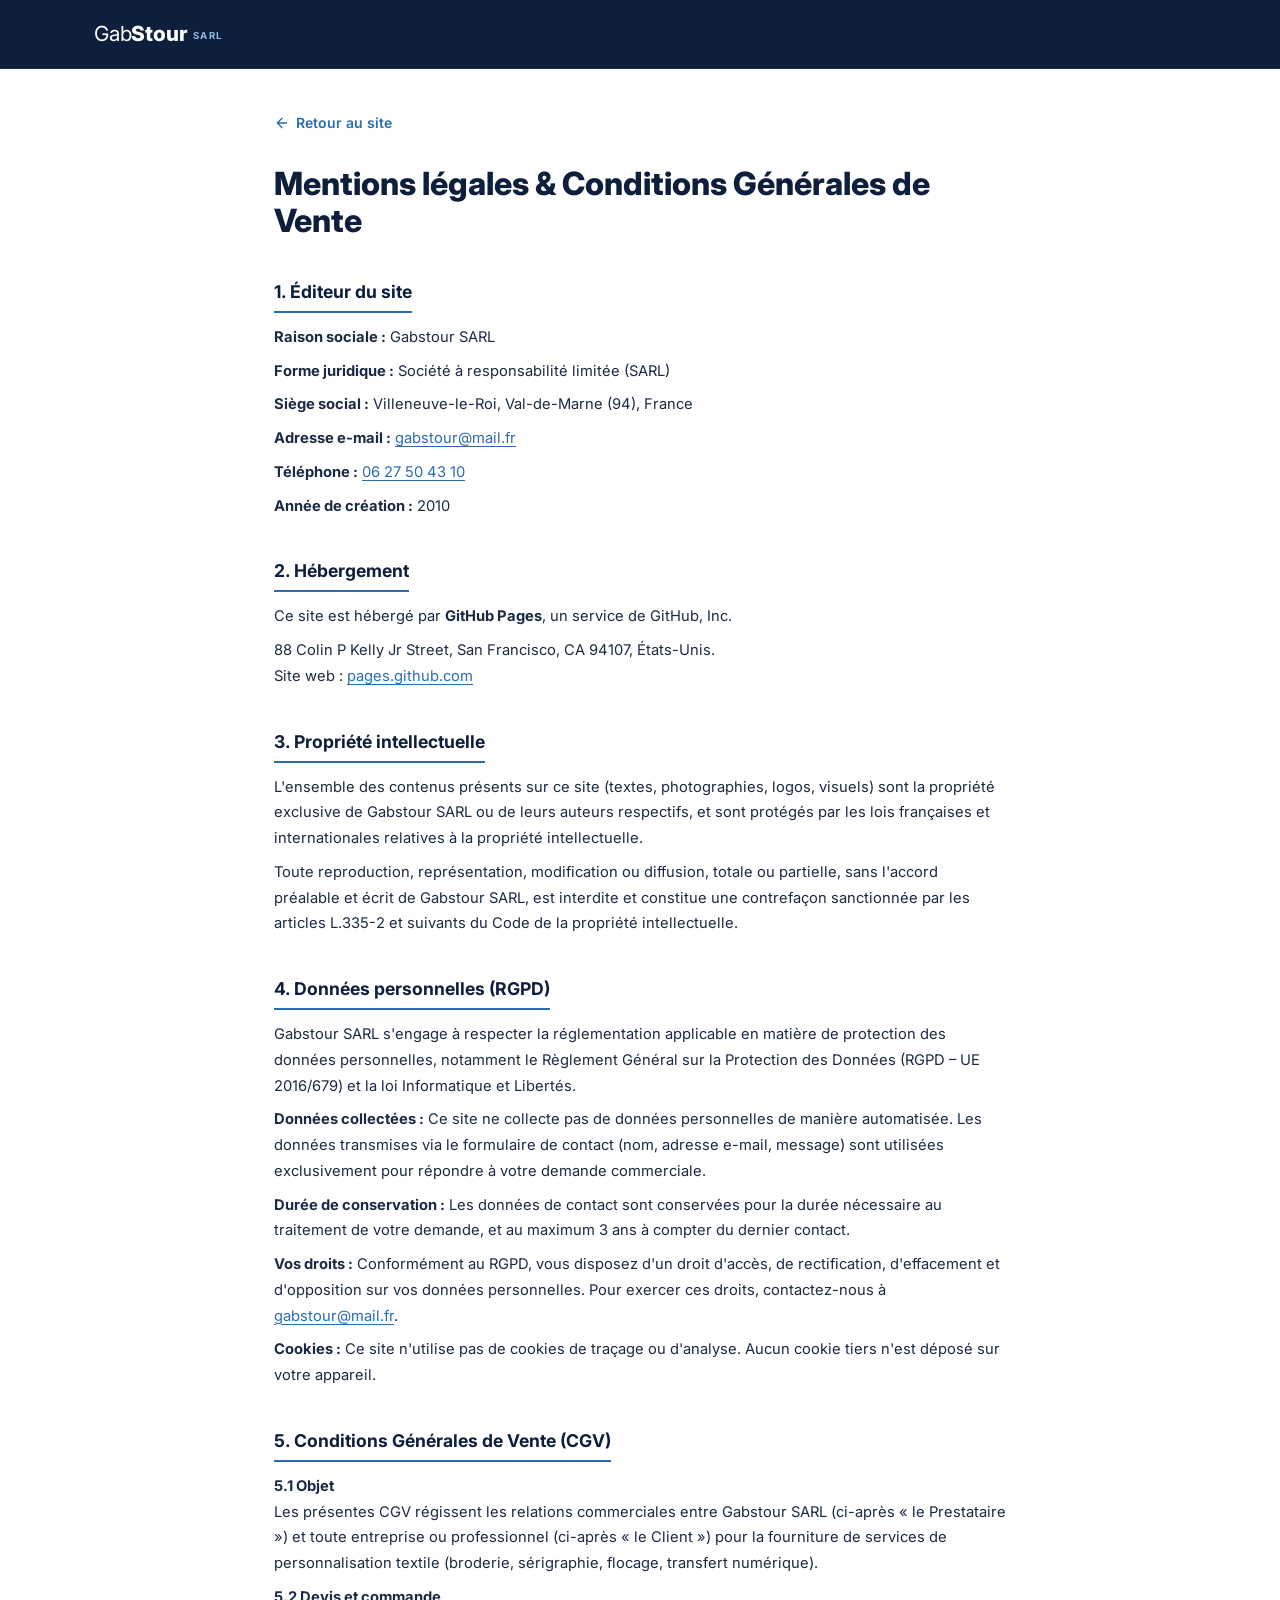
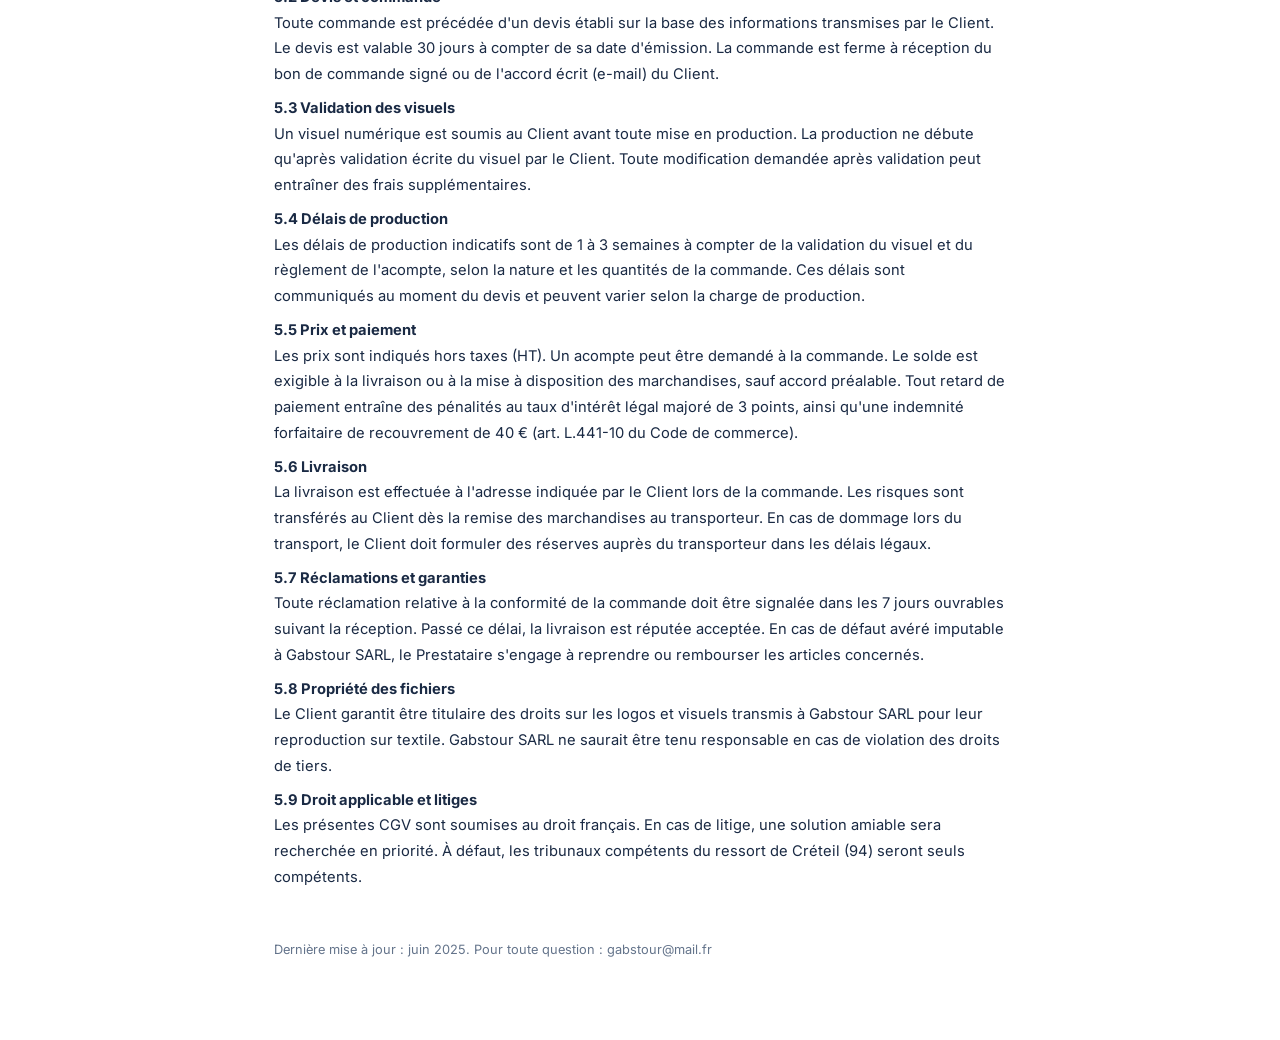
<file: mentions-legales.html>
<!DOCTYPE html>
<html lang="fr">
<head>
  <meta charset="UTF-8" />
  <meta name="viewport" content="width=device-width, initial-scale=1.0" />
  <meta name="robots" content="noindex" />
  <title>Mentions légales &amp; CGV – Gabstour SARL</title>
  <link rel="preconnect" href="https://fonts.googleapis.com" />
  <link rel="preconnect" href="https://fonts.gstatic.com" crossorigin />
  <link href="https://fonts.googleapis.com/css2?family=Inter:wght@300;400;500;600;700;800&display=swap" rel="stylesheet" />
  <link rel="stylesheet" href="style.css" />
  <style>
    .legal-page { max-width: 780px; margin: 0 auto; padding: 7rem 1.5rem 5rem; }
    .legal-page h1 { font-size: clamp(1.5rem, 3vw, 2rem); margin-bottom: 2.5rem; color: var(--navy); }
    .legal-section { margin-bottom: 2.5rem; }
    .legal-section h2 { font-size: 1.1rem; font-weight: 700; color: var(--navy); margin-bottom: .75rem; padding-bottom: .5rem; border-bottom: 2px solid var(--blue); display: inline-block; }
    .legal-section p, .legal-section li { font-size: .92rem; color: var(--text); line-height: 1.75; margin-bottom: .5rem; }
    .legal-section ul { padding-left: 1.25rem; }
    .legal-section a { color: var(--blue); text-decoration: underline; text-underline-offset: 3px; }
    .back-link { display: inline-flex; align-items: center; gap: .4rem; color: var(--blue); font-size: .875rem; font-weight: 600; margin-bottom: 2rem; }
    .back-link:hover { color: var(--blue-dark); }
  </style>
</head>
<body>

  <header class="navbar" id="navbar">
    <div class="container nav-inner">
      <a href="index.html" class="logo">
        <span class="logo-text">Gab<strong>Stour</strong></span><span class="logo-sarl">SARL</span>
      </a>
    </div>
  </header>

  <main class="legal-page">
    <a href="index.html" class="back-link">
      <svg viewBox="0 0 24 24" fill="none" width="16" height="16"><path d="M19 12H5M5 12l7-7M5 12l7 7" stroke="currentColor" stroke-width="2" stroke-linecap="round" stroke-linejoin="round"/></svg>
      Retour au site
    </a>

    <h1>Mentions légales &amp; Conditions Générales de Vente</h1>

    <div class="legal-section">
      <h2>1. Éditeur du site</h2>
      <p><strong>Raison sociale :</strong> Gabstour SARL</p>
      <p><strong>Forme juridique :</strong> Société à responsabilité limitée (SARL)</p>
      <p><strong>Siège social :</strong> Villeneuve-le-Roi, Val-de-Marne (94), France</p>
      <p><strong>Adresse e-mail :</strong> <a href="mailto:gabstour@mail.fr">gabstour@mail.fr</a></p>
      <p><strong>Téléphone :</strong> <a href="tel:+33627504310">06 27 50 43 10</a></p>
      <p><strong>Année de création :</strong> 2010</p>
    </div>

    <div class="legal-section">
      <h2>2. Hébergement</h2>
      <p>Ce site est hébergé par <strong>GitHub Pages</strong>, un service de GitHub, Inc.</p>
      <p>88 Colin P Kelly Jr Street, San Francisco, CA 94107, États-Unis.<br>
      Site web : <a href="https://pages.github.com" target="_blank" rel="noopener noreferrer">pages.github.com</a></p>
    </div>

    <div class="legal-section">
      <h2>3. Propriété intellectuelle</h2>
      <p>L'ensemble des contenus présents sur ce site (textes, photographies, logos, visuels) sont la propriété exclusive de Gabstour SARL ou de leurs auteurs respectifs, et sont protégés par les lois françaises et internationales relatives à la propriété intellectuelle.</p>
      <p>Toute reproduction, représentation, modification ou diffusion, totale ou partielle, sans l'accord préalable et écrit de Gabstour SARL, est interdite et constitue une contrefaçon sanctionnée par les articles L.335-2 et suivants du Code de la propriété intellectuelle.</p>
    </div>

    <div class="legal-section">
      <h2>4. Données personnelles (RGPD)</h2>
      <p>Gabstour SARL s'engage à respecter la réglementation applicable en matière de protection des données personnelles, notamment le Règlement Général sur la Protection des Données (RGPD – UE 2016/679) et la loi Informatique et Libertés.</p>
      <p><strong>Données collectées :</strong> Ce site ne collecte pas de données personnelles de manière automatisée. Les données transmises via le formulaire de contact (nom, adresse e-mail, message) sont utilisées exclusivement pour répondre à votre demande commerciale.</p>
      <p><strong>Durée de conservation :</strong> Les données de contact sont conservées pour la durée nécessaire au traitement de votre demande, et au maximum 3 ans à compter du dernier contact.</p>
      <p><strong>Vos droits :</strong> Conformément au RGPD, vous disposez d'un droit d'accès, de rectification, d'effacement et d'opposition sur vos données personnelles. Pour exercer ces droits, contactez-nous à <a href="mailto:gabstour@mail.fr">gabstour@mail.fr</a>.</p>
      <p><strong>Cookies :</strong> Ce site n'utilise pas de cookies de traçage ou d'analyse. Aucun cookie tiers n'est déposé sur votre appareil.</p>
    </div>

    <div class="legal-section">
      <h2>5. Conditions Générales de Vente (CGV)</h2>

      <p><strong>5.1 Objet</strong><br>
      Les présentes CGV régissent les relations commerciales entre Gabstour SARL (ci-après « le Prestataire ») et toute entreprise ou professionnel (ci-après « le Client ») pour la fourniture de services de personnalisation textile (broderie, sérigraphie, flocage, transfert numérique).</p>

      <p><strong>5.2 Devis et commande</strong><br>
      Toute commande est précédée d'un devis établi sur la base des informations transmises par le Client. Le devis est valable 30 jours à compter de sa date d'émission. La commande est ferme à réception du bon de commande signé ou de l'accord écrit (e-mail) du Client.</p>

      <p><strong>5.3 Validation des visuels</strong><br>
      Un visuel numérique est soumis au Client avant toute mise en production. La production ne débute qu'après validation écrite du visuel par le Client. Toute modification demandée après validation peut entraîner des frais supplémentaires.</p>

      <p><strong>5.4 Délais de production</strong><br>
      Les délais de production indicatifs sont de 1 à 3 semaines à compter de la validation du visuel et du règlement de l'acompte, selon la nature et les quantités de la commande. Ces délais sont communiqués au moment du devis et peuvent varier selon la charge de production.</p>

      <p><strong>5.5 Prix et paiement</strong><br>
      Les prix sont indiqués hors taxes (HT). Un acompte peut être demandé à la commande. Le solde est exigible à la livraison ou à la mise à disposition des marchandises, sauf accord préalable. Tout retard de paiement entraîne des pénalités au taux d'intérêt légal majoré de 3 points, ainsi qu'une indemnité forfaitaire de recouvrement de 40 € (art. L.441-10 du Code de commerce).</p>

      <p><strong>5.6 Livraison</strong><br>
      La livraison est effectuée à l'adresse indiquée par le Client lors de la commande. Les risques sont transférés au Client dès la remise des marchandises au transporteur. En cas de dommage lors du transport, le Client doit formuler des réserves auprès du transporteur dans les délais légaux.</p>

      <p><strong>5.7 Réclamations et garanties</strong><br>
      Toute réclamation relative à la conformité de la commande doit être signalée dans les 7 jours ouvrables suivant la réception. Passé ce délai, la livraison est réputée acceptée. En cas de défaut avéré imputable à Gabstour SARL, le Prestataire s'engage à reprendre ou rembourser les articles concernés.</p>

      <p><strong>5.8 Propriété des fichiers</strong><br>
      Le Client garantit être titulaire des droits sur les logos et visuels transmis à Gabstour SARL pour leur reproduction sur textile. Gabstour SARL ne saurait être tenu responsable en cas de violation des droits de tiers.</p>

      <p><strong>5.9 Droit applicable et litiges</strong><br>
      Les présentes CGV sont soumises au droit français. En cas de litige, une solution amiable sera recherchée en priorité. À défaut, les tribunaux compétents du ressort de Créteil (94) seront seuls compétents.</p>
    </div>

    <p style="font-size:.8rem; color: var(--muted); margin-top: 3rem;">
      Dernière mise à jour : juin 2025. Pour toute question : <a href="mailto:gabstour@mail.fr">gabstour@mail.fr</a>
    </p>
  </main>

</body>
</html>
</file>
<file: style.css>
/* ============================================================
   GABSTOUR — style.css
   ============================================================ */

*, *::before, *::after { box-sizing: border-box; margin: 0; padding: 0; }

:root {
  --navy:      #0D1F3C;
  --white:     #FFFFFF;
  --blue:      #2B6CB0;
  --blue-dark: #1e4e8c;
  --alt:       #F4F6F9;
  --text:      #1a2a44;
  --muted:     #64748b;
  --border:    #e2e8f0;
  --radius:    12px;
  --shadow:    0 4px 24px rgba(13,31,60,.07);
  --shadow-lg: 0 12px 48px rgba(13,31,60,.13);
  --tr:        .22s ease;
}

html { scroll-behavior: smooth; font-size: 16px; }
body {
  font-family: 'Inter', -apple-system, BlinkMacSystemFont, 'Segoe UI', sans-serif;
  color: var(--text);
  background: var(--white);
  line-height: 1.6;
  overflow-x: hidden;
}

h1 { font-size: clamp(1.9rem, 5vw, 3.1rem); font-weight: 800; line-height: 1.15; }
h2 { font-size: clamp(1.55rem, 3.5vw, 2.15rem); font-weight: 700; line-height: 1.25; }
h3 { font-size: 1.05rem; font-weight: 600; line-height: 1.4; }
p  { line-height: 1.7; }
a  { color: inherit; text-decoration: none; }

/* ---------- Layout ---------- */
.container { max-width: 1140px; margin: 0 auto; padding: 0 1.5rem; }
.section     { padding: 5rem 0; }
.section-white { background: var(--white); }
.section-alt   { background: var(--alt); }
.section-dark  { background: var(--navy); }

.section-header { text-align: center; margin-bottom: 3.5rem; }
.section-eyebrow {
  display: inline-block;
  font-size: .75rem; font-weight: 700;
  letter-spacing: .12em; text-transform: uppercase;
  color: var(--blue); margin-bottom: .75rem;
}
.section-eyebrow.light { color: #93b8e0; }
.section-sub { color: var(--muted); max-width: 600px; margin: 1rem auto 0; font-size: .95rem; }
.light { color: var(--white); }
h2.light { color: var(--white); }
.section-sub.light { color: #a5bfd8; }

/* ---------- Buttons ---------- */
.btn {
  display: inline-flex; align-items: center; gap: .55rem;
  border-radius: 8px; font-family: inherit; font-weight: 600;
  font-size: .9rem; cursor: pointer;
  transition: background var(--tr), transform var(--tr), box-shadow var(--tr);
  border: 2px solid transparent; white-space: nowrap;
  padding: .7rem 1.4rem;
}
.btn-lg { padding: .85rem 1.75rem; font-size: 1rem; }
.btn svg { width: 18px; height: 18px; flex-shrink: 0; }

.btn-primary { background: var(--blue); color: var(--white); border-color: var(--blue); }
.btn-primary:hover { background: var(--blue-dark); border-color: var(--blue-dark); transform: translateY(-2px); box-shadow: 0 8px 24px rgba(43,108,176,.3); }

.btn-outline { background: transparent; color: var(--white); border-color: rgba(255,255,255,.45); }
.btn-outline:hover { background: rgba(255,255,255,.1); border-color: var(--white); transform: translateY(-2px); }

.btn-linkedin { background: #0077B5; color: var(--white); border-color: #0077B5; }
.btn-linkedin:hover { background: #005f94; border-color: #005f94; transform: translateY(-2px); box-shadow: 0 8px 24px rgba(0,119,181,.3); }

/* ---------- Navbar ---------- */
.navbar {
  position: fixed; top: 0; left: 0; right: 0; z-index: 1000;
  background: var(--navy);
  border-bottom: 1px solid rgba(255,255,255,.06);
  transition: box-shadow var(--tr);
}
.navbar.scrolled { box-shadow: 0 4px 24px rgba(0,0,0,.25); }
.nav-inner { display: flex; align-items: center; justify-content: space-between; height: 68px; }
.logo { display: flex; align-items: baseline; gap: .35rem; text-decoration: none; }
.logo-text { font-size: 1.3rem; font-weight: 400; color: var(--white); letter-spacing: -.01em; }
.logo-text strong { font-weight: 800; }
.logo-sarl { font-size: .6rem; font-weight: 700; color: #93b8e0; letter-spacing: .14em; text-transform: uppercase; align-self: center; margin-top: .15rem; }

.nav-links { display: flex; align-items: center; gap: 1.75rem; }
.nav-links a { color: rgba(255,255,255,.72); font-size: .875rem; font-weight: 500; transition: color var(--tr); }
.nav-links a:hover { color: var(--white); }
.nav-links .nav-cta {
  background: var(--blue); color: var(--white);
  padding: .45rem 1.1rem; border-radius: 7px; font-weight: 600;
  transition: background var(--tr), transform var(--tr);
}
.nav-links .nav-cta:hover { background: var(--blue-dark); transform: translateY(-1px); }

.burger { display: none; flex-direction: column; gap: 5px; background: none; border: none; cursor: pointer; padding: .5rem; }
.burger span { display: block; width: 24px; height: 2px; background: var(--white); border-radius: 2px; transition: transform .3s, opacity .3s; }
.burger.open span:nth-child(1) { transform: translateY(7px) rotate(45deg); }
.burger.open span:nth-child(2) { opacity: 0; }
.burger.open span:nth-child(3) { transform: translateY(-7px) rotate(-45deg); }

/* ---------- Hero ---------- */
.hero {
  position: relative; min-height: 100vh;
  display: flex; align-items: center;
  background: linear-gradient(135deg, #071325 0%, var(--navy) 55%, #132d5c 100%);
  overflow: hidden; padding-top: 68px;
}
.hero::before {
  content: ''; position: absolute; inset: 0;
  background:
    radial-gradient(ellipse 70% 60% at 70% 40%, rgba(43,108,176,.18) 0%, transparent 70%),
    radial-gradient(ellipse 40% 30% at 20% 80%, rgba(43,108,176,.1) 0%, transparent 60%);
}
.hero-overlay {
  position: absolute; inset: 0;
  background: url("data:image/svg+xml,%3Csvg width='60' height='60' viewBox='0 0 60 60' xmlns='http://www.w3.org/2000/svg'%3E%3Cg fill='%23ffffff' fill-opacity='0.014'%3E%3Cpath d='M36 34v-4h-2v4h-4v2h4v4h2v-4h4v-2h-4zm0-30V0h-2v4h-4v2h4v4h2V6h4V4h-4zM6 34v-4H4v4H0v2h4v4h2v-4h4v-2H6zM6 4V0H4v4H0v2h4v4h2V6h4V4H6z'/%3E%3C/g%3E%3C/svg%3E");
}
@keyframes logo-float {
  0%, 100% { transform: translateY(0px) rotate(-2deg) scale(1); }
  50%       { transform: translateY(-18px) rotate(2deg) scale(1.03); }
}

.hero-logo-bg {
  position: absolute;
  top: 60px;
  left: -20px;
  width: 200px;
  height: 200px;
  border-radius: 28px;
  object-fit: cover;
  opacity: 0.09;
  z-index: 0;
  pointer-events: none;
  animation: logo-float 9s ease-in-out infinite;
  filter: blur(0.5px);
}

.hero-content { position: relative; z-index: 1; max-width: 780px; padding: 4rem 1.5rem; }
.hero-eyebrow { font-size: .75rem; font-weight: 600; letter-spacing: .12em; text-transform: uppercase; color: #93b8e0; margin-bottom: 1.25rem; }
.hero-title { color: var(--white); margin-bottom: 1.5rem; }
.hero-sub { color: rgba(255,255,255,.72); font-size: 1.1rem; max-width: 590px; margin-bottom: 2.5rem; line-height: 1.75; }
.hero-actions { display: flex; gap: 1rem; flex-wrap: wrap; }

.hero-scroll-hint { position: absolute; bottom: 2rem; left: 50%; transform: translateX(-50%); }
.hero-scroll-hint span { display: block; width: 24px; height: 40px; border: 2px solid rgba(255,255,255,.3); border-radius: 12px; position: relative; }
.hero-scroll-hint span::before {
  content: ''; position: absolute; top: 6px; left: 50%; transform: translateX(-50%);
  width: 4px; height: 8px; background: rgba(255,255,255,.5); border-radius: 2px;
  animation: scroll-dot 1.8s ease-in-out infinite;
}
@keyframes scroll-dot { 0% { opacity: 1; top: 6px; } 100% { opacity: 0; top: 22px; } }

/* ---------- Stats ---------- */
.stats { padding: 4rem 0; }
.stats-grid {
  display: grid; grid-template-columns: repeat(4, 1fr);
  gap: 2px; background: var(--border); border-radius: var(--radius);
  overflow: hidden; box-shadow: var(--shadow);
}
.stat-card { background: var(--white); padding: 2.5rem 2rem; text-align: center; display: flex; flex-direction: column; align-items: center; gap: .6rem; }
.stat-number { font-size: clamp(2rem, 4vw, 2.8rem); font-weight: 800; color: var(--navy); line-height: 1; display: block; }
.stat-label  { font-size: .8rem; color: var(--muted); font-weight: 500; }

/* ---------- Guarantees strip ---------- */
.guarantees {
  background: var(--navy);
  border-top: 1px solid rgba(255,255,255,.06);
  border-bottom: 1px solid rgba(255,255,255,.06);
  padding: 1.1rem 0;
}
.guarantees-inner {
  display: flex; align-items: center; justify-content: center;
  flex-wrap: wrap; gap: .5rem;
}
.guarantee-item {
  display: flex; align-items: center; gap: .5rem;
  color: rgba(255,255,255,.8); font-size: .82rem; font-weight: 500;
  padding: .4rem .75rem;
}
.guarantee-item svg { width: 16px; height: 16px; flex-shrink: 0; color: #93b8e0; }
.g-sep { width: 1px; height: 24px; background: rgba(255,255,255,.12); }

/* ---------- Products ---------- */
.products-grid { display: grid; grid-template-columns: repeat(4, 1fr); gap: 1.1rem; }
.product-card {
  background: var(--white); border-radius: var(--radius);
  padding: 1.6rem 1.4rem; border: 1px solid var(--border); box-shadow: var(--shadow);
  transition: transform var(--tr), box-shadow var(--tr);
}
.product-card:hover { transform: translateY(-4px); box-shadow: var(--shadow-lg); }
.product-icon { width: 48px; height: 48px; background: #eff6ff; border-radius: 10px; display: flex; align-items: center; justify-content: center; margin-bottom: .9rem; }
.product-icon svg { width: 26px; height: 26px; }
.product-card h3 { margin-bottom: .4rem; font-size: .95rem; }
.product-card p  { font-size: .85rem; color: var(--muted); line-height: 1.6; }

/* ---------- Techniques ---------- */
.techniques-grid { display: grid; grid-template-columns: repeat(4, 1fr); gap: 1.1rem; margin-bottom: 2.25rem; }
.technique-card {
  background: rgba(255,255,255,.05); border: 1px solid rgba(255,255,255,.1);
  border-radius: var(--radius); padding: 1.75rem 1.4rem;
  transition: background var(--tr), border-color var(--tr);
}
.technique-card:hover { background: rgba(255,255,255,.08); border-color: rgba(43,108,176,.5); }
.technique-icon { width: 60px; height: 60px; margin-bottom: 1.1rem; }
.technique-icon svg { width: 60px; height: 60px; }
.technique-card h3 { color: var(--white); margin-bottom: .65rem; }
.technique-card p  { color: rgba(255,255,255,.62); font-size: .875rem; line-height: 1.65; margin-bottom: .9rem; }
.technique-tag { display: inline-block; padding: .22rem .7rem; background: rgba(43,108,176,.25); color: #93b8e0; border-radius: 100px; font-size: .72rem; font-weight: 600; letter-spacing: .05em; text-transform: uppercase; }

.logo-service {
  background: rgba(43,108,176,.14); border: 1px solid rgba(43,108,176,.28);
  border-radius: var(--radius); padding: 1.6rem 1.75rem;
  display: flex; align-items: flex-start; gap: 1.25rem;
}
.logo-service-icon { flex-shrink: 0; width: 44px; height: 44px; background: rgba(43,108,176,.25); border-radius: 10px; display: flex; align-items: center; justify-content: center; }
.logo-service-icon svg { width: 26px; height: 26px; }
.logo-service strong { display: block; color: var(--white); font-size: 1rem; margin-bottom: .35rem; }
.logo-service p { color: rgba(255,255,255,.62); font-size: .875rem; line-height: 1.6; }

/* ---------- Comparison table ---------- */
.comp-wrapper { overflow-x: auto; margin-bottom: 1.75rem; border-radius: var(--radius); box-shadow: var(--shadow); border: 1px solid var(--border); }
.comp-table { display: table; width: 100%; min-width: 640px; border-collapse: collapse; }

.comp-row { display: table-row; }
.comp-row:not(.comp-header):nth-child(odd) > div { background: #fafbfd; }
.comp-row:not(.comp-header):hover > div { background: #eff6ff; }
.comp-row.comp-last > div { border-bottom: none; }

.comp-header { background: var(--navy); }
.comp-header .comp-label-cell,
.comp-header .comp-head-cell { border-bottom: none; }

.comp-label-cell,
.comp-head-cell,
.comp-cell { display: table-cell; padding: .9rem 1rem; vertical-align: middle; border-bottom: 1px solid var(--border); }

.comp-label-cell { width: 150px; font-size: .8rem; font-weight: 700; color: var(--muted); text-transform: uppercase; letter-spacing: .06em; background: var(--white) !important; border-right: 1px solid var(--border); }
.comp-row:not(.comp-header):nth-child(odd) .comp-label-cell { background: #fafbfd !important; }

.comp-head-cell {
  font-size: .9rem; font-weight: 700; color: var(--white);
  text-align: center; border-right: 1px solid rgba(255,255,255,.08);
  position: relative;
}
.comp-head-cell:last-child { border-right: none; }
.comp-head-cell.comp-featured { background: rgba(43,108,176,.35); }
.comp-tech-icon { width: 32px; height: 32px; margin: 0 auto .4rem; }
.comp-tech-icon svg { width: 32px; height: 32px; }
.comp-badge {
  display: inline-block; margin-top: .35rem;
  padding: .15rem .55rem;
  background: var(--blue); color: var(--white);
  border-radius: 100px; font-size: .65rem; font-weight: 700;
  letter-spacing: .06em; text-transform: uppercase;
}

.comp-cell { text-align: center; font-size: .875rem; color: var(--text); border-right: 1px solid var(--border); }
.comp-cell:last-child { border-right: none; }

.stars { font-size: .9rem; letter-spacing: .05em; }
.s-full { color: #f59e0b; }
.s-empty { color: #cbd5e1; }

.tag-green { display: inline-block; padding: .2rem .6rem; background: #dcfce7; color: #166534; border-radius: 100px; font-size: .75rem; font-weight: 600; }
.tag-blue  { display: inline-block; padding: .2rem .6rem; background: #dbeafe; color: #1e40af; border-radius: 100px; font-size: .75rem; font-weight: 600; }
.price-badge { font-weight: 700; color: var(--navy); font-size: .9rem; }

.comp-tags-cell span {
  display: inline-block; margin: .2rem .15rem;
  padding: .18rem .55rem; background: var(--alt);
  border-radius: 100px; font-size: .72rem; color: var(--muted); font-weight: 500;
}

.comp-note {
  display: flex; align-items: flex-start; gap: .75rem;
  background: #eff6ff; border: 1px solid #bfdbfe;
  border-radius: var(--radius); padding: 1rem 1.25rem;
}
.comp-note svg { width: 18px; height: 18px; flex-shrink: 0; margin-top: .1rem; }
.comp-note p { font-size: .875rem; color: #1e40af; line-height: 1.6; }

/* ---------- Why Us ---------- */
.why-grid { display: grid; grid-template-columns: repeat(2, 1fr); gap: 1.25rem; }
.why-card {
  background: var(--white); border-radius: var(--radius); padding: 1.75rem;
  display: flex; gap: 1.25rem; align-items: flex-start;
  border: 1px solid var(--border); transition: box-shadow var(--tr), transform var(--tr);
}
.why-card:hover { box-shadow: var(--shadow-lg); transform: translateY(-3px); }
.why-number { font-size: 1.6rem; font-weight: 800; color: var(--blue); opacity: .3; line-height: 1; flex-shrink: 0; min-width: 2rem; }
.why-card h3 { margin-bottom: .45rem; color: var(--navy); }
.why-card p  { color: var(--muted); font-size: .875rem; line-height: 1.65; }

/* ---------- Sectors ---------- */
.sectors-grid { display: grid; grid-template-columns: repeat(4, 1fr); gap: 1rem; }
.sector-item {
  display: flex; flex-direction: column; align-items: center; gap: .75rem;
  background: var(--white); border-radius: var(--radius);
  padding: 1.6rem 1rem; border: 1px solid var(--border); text-align: center;
  transition: box-shadow var(--tr), transform var(--tr), border-color var(--tr);
}
.sector-item:hover { transform: translateY(-3px); box-shadow: var(--shadow); border-color: var(--blue); }
.sector-icon { width: 52px; height: 52px; background: #eff6ff; border-radius: 12px; display: flex; align-items: center; justify-content: center; }
.sector-icon svg { width: 30px; height: 30px; }
.sector-item span { font-size: .82rem; font-weight: 600; color: var(--navy); line-height: 1.35; }

/* ---------- Process ---------- */
.process-steps { display: grid; grid-template-columns: 1fr auto 1fr auto 1fr auto 1fr; align-items: start; }
.process-connector { display: flex; align-items: flex-start; padding-top: 2.25rem; }
.process-connector::before { content: ''; display: block; width: 40px; height: 2px; background: var(--border); margin: 0 .5rem; }
.process-step { text-align: center; }
.step-number { display: inline-flex; align-items: center; justify-content: center; width: 36px; height: 36px; background: var(--blue); color: var(--white); border-radius: 50%; font-weight: 700; font-size: .85rem; margin: 0 auto 1rem; }
.step-icon { width: 58px; height: 58px; background: #eff6ff; border-radius: 14px; display: flex; align-items: center; justify-content: center; margin: 0 auto 1rem; }
.step-icon svg { width: 32px; height: 32px; }
.step-content h3 { margin-bottom: .4rem; font-size: .95rem; color: var(--navy); }
.step-content p  { font-size: .82rem; color: var(--muted); line-height: 1.6; max-width: 180px; margin: 0 auto; }

/* ---------- Checklist + Specs (hidden) ---------- */
.checklist-layout {
  display: grid; grid-template-columns: 1fr 1fr;
  gap: 3.5rem; align-items: start;
}
.checklist-col h2 { margin-bottom: .75rem; }
.checklist-intro { color: var(--muted); font-size: .9rem; margin-bottom: 1.75rem; line-height: 1.65; }

.checklist-items { display: flex; flex-direction: column; gap: .6rem; margin-bottom: 1.75rem; }
.check-item {
  display: flex; align-items: flex-start; gap: .9rem;
  cursor: pointer; padding: .85rem 1rem;
  border: 1px solid var(--border); border-radius: 10px;
  background: var(--white); transition: border-color var(--tr), background var(--tr);
}
.check-item:hover { border-color: var(--blue); background: #f8fbff; }
.check-item input[type="checkbox"] { position: absolute; opacity: 0; pointer-events: none; }
.check-box {
  flex-shrink: 0; width: 22px; height: 22px; border: 2px solid var(--border);
  border-radius: 6px; background: var(--white); margin-top: .1rem;
  display: flex; align-items: center; justify-content: center;
  transition: background var(--tr), border-color var(--tr);
}
.check-box::after { content: ''; width: 11px; height: 7px; border-left: 2px solid var(--white); border-bottom: 2px solid var(--white); transform: rotate(-45deg) translate(1px, -1px); opacity: 0; transition: opacity .15s; }
.check-item input:checked ~ .check-box { background: var(--blue); border-color: var(--blue); }
.check-item input:checked ~ .check-box::after { opacity: 1; }
.check-item input:checked ~ .check-text { opacity: .7; }
.check-text strong { display: block; font-size: .9rem; color: var(--navy); margin-bottom: .2rem; }
.check-text span { font-size: .8rem; color: var(--muted); line-height: 1.5; }

.checklist-footer { display: flex; flex-direction: column; gap: .9rem; }
.check-progress { display: flex; align-items: center; gap: .75rem; }
.check-bar { flex: 1; height: 6px; background: var(--border); border-radius: 3px; overflow: hidden; }
.check-fill { height: 100%; background: var(--blue); border-radius: 3px; width: 0%; transition: width .4s ease; }
.check-status { font-size: .8rem; color: var(--muted); white-space: nowrap; }

/* Specs col */
.specs-col { display: flex; flex-direction: column; gap: 1rem; }
.specs-card {
  background: var(--alt); border-radius: var(--radius);
  padding: 1.4rem 1.5rem; border: 1px solid var(--border);
}
.specs-card h3 {
  font-size: .95rem; color: var(--navy); margin-bottom: 1rem;
  display: flex; align-items: center; gap: .5rem;
}
.specs-card h3 svg { width: 18px; height: 18px; flex-shrink: 0; }

.format-group { display: flex; flex-direction: column; gap: .75rem; margin-bottom: .9rem; }
.format-row { display: flex; flex-direction: column; gap: .35rem; padding: .7rem .9rem; border-radius: 8px; border: 1px solid var(--border); background: var(--white); }
.format-row.best { border-color: #bfdbfe; background: #eff6ff; }
.format-badge { font-size: .65rem; font-weight: 700; letter-spacing: .08em; text-transform: uppercase; color: var(--muted); margin-bottom: .1rem; }
.format-row.best .format-badge { color: var(--blue); }
.format-exts { display: flex; gap: .4rem; flex-wrap: wrap; }
.format-exts span { padding: .18rem .55rem; background: var(--navy); color: var(--white); border-radius: 5px; font-size: .72rem; font-weight: 700; letter-spacing: .04em; }
.format-row.best .format-exts span { background: var(--blue); }
.format-row p { font-size: .78rem; color: var(--muted); line-height: 1.5; }

.specs-tip {
  display: flex; align-items: flex-start; gap: .5rem;
  background: rgba(43,108,176,.06); border-radius: 7px;
  padding: .65rem .85rem;
}
.specs-tip svg { width: 14px; height: 14px; flex-shrink: 0; margin-top: .2rem; }
.specs-tip { font-size: .78rem; color: #1e40af; line-height: 1.55; }

.delay-list { display: flex; flex-direction: column; gap: .4rem; margin-bottom: .9rem; }
.delay-row { display: flex; justify-content: space-between; align-items: center; padding: .5rem .75rem; background: var(--white); border-radius: 7px; border: 1px solid var(--border); }
.delay-tech { font-size: .82rem; font-weight: 600; color: var(--navy); }
.delay-time { font-size: .8rem; color: var(--muted); }

.color-spec-list { display: flex; flex-direction: column; gap: .6rem; }
.color-spec-row { display: flex; align-items: flex-start; gap: .75rem; padding: .6rem .75rem; background: var(--white); border-radius: 7px; border: 1px solid var(--border); }
.color-dot { width: 28px; height: 28px; border-radius: 50%; flex-shrink: 0; margin-top: .1rem; }
.pantone-dot { background: linear-gradient(135deg, #ff6b6b 0%, #ffd93d 33%, #6bcb77 66%, #4d96ff 100%); }
.cmjn-dot   { background: conic-gradient(#00b4d8, #0077b6, #c8b6ff, #f72585, #00b4d8); }
.hex-dot    { background: linear-gradient(135deg, #667eea 0%, #764ba2 100%); }
.color-spec-row strong { display: block; font-size: .85rem; color: var(--navy); margin-bottom: .15rem; }
.color-spec-row span   { font-size: .78rem; color: var(--muted); line-height: 1.5; }

/* ---------- FAQ ---------- */
.faq-container { max-width: 760px; }
.faq-list { display: flex; flex-direction: column; gap: .6rem; }
.faq-item { border: 1px solid var(--border); border-radius: var(--radius); overflow: hidden; background: var(--white); }
.faq-question {
  width: 100%; display: flex; align-items: center; justify-content: space-between; gap: 1rem;
  padding: 1.15rem 1.4rem; background: none; border: none; cursor: pointer;
  font-family: inherit; font-size: .95rem; font-weight: 600; color: var(--navy); text-align: left;
  transition: background var(--tr);
}
.faq-question:hover,
.faq-question[aria-expanded="true"] { background: var(--alt); }
.faq-arrow { flex-shrink: 0; width: 18px; height: 18px; border-right: 2px solid var(--blue); border-bottom: 2px solid var(--blue); transform: rotate(45deg); transition: transform var(--tr); margin-top: -3px; }
.faq-question[aria-expanded="true"] .faq-arrow { transform: rotate(-135deg); margin-top: 3px; }
.faq-answer { max-height: 0; overflow: hidden; transition: max-height .35s ease; }
.faq-answer.open { max-height: 280px; }
.faq-answer p { padding: 0 1.4rem 1.35rem; color: var(--muted); font-size: .9rem; line-height: 1.7; }

/* ---------- Contact ---------- */
.contact-inner { text-align: center; max-width: 680px; }
.contact-actions { display: flex; gap: 1rem; flex-wrap: wrap; justify-content: center; margin-bottom: 1.35rem; }
.contact-email-display a { color: #93b8e0; font-size: .9rem; text-decoration: underline; text-underline-offset: 3px; }
.contact-email-display a:hover { color: var(--white); }

/* ---------- Footer ---------- */
.footer { background: #071325; border-top: 1px solid rgba(255,255,255,.06); padding: 2.75rem 0 2rem; }
.footer-inner { display: grid; grid-template-columns: 2fr 1fr 1fr; gap: 2rem; align-items: start; }
.footer-brand .logo-text { font-size: 1.2rem; }
.footer-logo-sarl { font-size: .58rem; }
.footer-brand p { color: rgba(255,255,255,.4); font-size: .82rem; margin-top: .55rem; }
.footer-info p  { color: rgba(255,255,255,.5); font-size: .82rem; margin-bottom: .3rem; }
.footer-info a  { color: #93b8e0; transition: color var(--tr); }
.footer-info a:hover { color: var(--white); }
.footer-linkedin { display: inline-flex; align-items: center; gap: .4rem; color: #93b8e0 !important; font-size: .82rem; font-weight: 500; margin-top: .3rem; transition: color var(--tr) !important; }
.footer-linkedin:hover { color: var(--white) !important; }
.footer-copy { display: flex; flex-direction: column; align-items: flex-end; gap: .3rem; }
.footer-copy p { color: rgba(255,255,255,.28); font-size: .78rem; }
.footer-legal-link { color: rgba(255,255,255,.35) !important; font-size: .75rem; text-decoration: underline; text-underline-offset: 3px; transition: color var(--tr); }
.footer-legal-link:hover { color: rgba(255,255,255,.7) !important; }

/* ---------- Google Badge ---------- */
.google-badge {
  display: inline-flex; align-items: center; gap: .45rem;
  margin-top: 1.75rem;
  background: rgba(255,255,255,.08);
  border: 1px solid rgba(255,255,255,.14);
  border-radius: 100px;
  padding: .45rem 1rem;
  color: var(--white);
  font-size: .82rem; font-weight: 500;
  transition: background var(--tr);
  text-decoration: none;
  width: fit-content;
}
.google-badge:hover { background: rgba(255,255,255,.14); }
.google-badge-stars { color: #FBBC05; letter-spacing: .05em; font-size: .85rem; }
.google-badge-score { font-weight: 700; }
.google-badge-sep   { opacity: .5; }
.google-badge-label { opacity: .75; }

/* ---------- Contact phone button ---------- */
.btn-outline-light {
  background: transparent;
  border: 2px solid rgba(255,255,255,.3);
  color: var(--white);
  transition: border-color var(--tr), background var(--tr);
}
.btn-outline-light:hover { border-color: rgba(255,255,255,.7); background: rgba(255,255,255,.08); }

/* ---------- Engagements ---------- */
.engagements-grid {
  display: grid;
  grid-template-columns: 1fr 1fr;
  gap: 1.5rem 3rem;
}
.engagement-item {
  display: flex; gap: 1.1rem; align-items: flex-start;
}
.engagement-icon {
  flex-shrink: 0; width: 44px; height: 44px;
  background: rgba(43,108,176,.12);
  border: 1px solid rgba(43,108,176,.2);
  border-radius: 12px;
  display: flex; align-items: center; justify-content: center;
  color: var(--blue);
}
.engagement-icon svg { width: 22px; height: 22px; }
.engagement-item strong { display: block; font-size: .97rem; font-weight: 700; color: var(--navy); margin-bottom: .3rem; }
.engagement-item p { font-size: .875rem; color: var(--muted); margin: 0; line-height: 1.6; }

/* ---------- Testimonials ---------- */
.testimonials-grid {
  display: grid;
  grid-template-columns: repeat(2, 1fr);
  gap: 1.25rem;
}
.testimonial-card {
  background: var(--white);
  border: 1px solid var(--border);
  border-radius: var(--radius);
  padding: 1.75rem;
  box-shadow: var(--shadow);
  display: flex; flex-direction: column; justify-content: space-between; gap: 1.25rem;
}
.testimonial-quote {
  font-size: .92rem; color: var(--text); line-height: 1.75;
  font-style: italic; margin: 0;
}
.testimonial-author { display: flex; align-items: center; gap: .85rem; }
.testimonial-avatar {
  width: 38px; height: 38px; border-radius: 50%;
  background: var(--navy); color: var(--white);
  font-size: .9rem; font-weight: 700;
  display: flex; align-items: center; justify-content: center;
  flex-shrink: 0;
}
.testimonial-author strong { display: block; font-size: .88rem; font-weight: 700; color: var(--navy); }
.testimonial-author span  { font-size: .78rem; color: var(--muted); }

/* ---------- Mobile sticky banner ---------- */
.mobile-sticky-banner { display: none; }

/* ---------- Floating CTA ---------- */
.float-cta {
  position: fixed; bottom: 1.75rem; right: 1.75rem; z-index: 900;
  background: var(--blue); color: var(--white); border-radius: 100px;
  display: flex; align-items: center; gap: .55rem;
  padding: .8rem 1.35rem;
  box-shadow: 0 8px 32px rgba(43,108,176,.45);
  font-weight: 600; font-size: .875rem;
  transition: background var(--tr), transform var(--tr), box-shadow var(--tr);
}
.float-cta:hover { background: var(--blue-dark); transform: translateY(-3px); box-shadow: 0 12px 40px rgba(43,108,176,.55); }
.float-cta svg { width: 18px; height: 18px; flex-shrink: 0; }

/* ---------- Animations ---------- */
.reveal { opacity: 0; transform: translateY(22px); transition: opacity .6s ease, transform .6s ease; }
.reveal.visible { opacity: 1; transform: translateY(0); }

.fade-in { opacity: 0; transform: translateY(14px); animation: fadeUp .75s ease forwards; }
.fade-in:nth-child(1) { animation-delay: .1s; }
.fade-in:nth-child(2) { animation-delay: .25s; }
.fade-in:nth-child(3) { animation-delay: .4s; }
.fade-in:nth-child(4) { animation-delay: .55s; }
@keyframes fadeUp { to { opacity: 1; transform: translateY(0); } }

/* ---------- Responsive ---------- */
@media (max-width: 1024px) {
  .products-grid   { grid-template-columns: repeat(2, 1fr); }
  .techniques-grid { grid-template-columns: repeat(2, 1fr); }
  .sectors-grid    { grid-template-columns: repeat(3, 1fr); }
  .stats-grid      { grid-template-columns: repeat(2, 1fr); }
  .process-steps   { grid-template-columns: 1fr 1fr; gap: 1.5rem; }
  .process-connector { display: none; }
  .checklist-layout { grid-template-columns: 1fr; gap: 2.5rem; }
}

@media (max-width: 768px) {
  .nav-links {
    display: none; position: fixed; top: 68px; left: 0; right: 0;
    background: var(--navy); flex-direction: column; align-items: flex-start;
    padding: 1.5rem; gap: 1.1rem; border-top: 1px solid rgba(255,255,255,.06);
    box-shadow: 0 20px 40px rgba(0,0,0,.4);
  }
  .nav-links.open { display: flex; }
  .nav-links a { font-size: 1rem; }
  .nav-links .nav-cta { width: 100%; text-align: center; justify-content: center; }
  .burger { display: flex; }

  .hero-actions { flex-direction: column; }
  .hero-actions .btn { justify-content: center; }

  .stats-grid      { grid-template-columns: repeat(2, 1fr); }
  .products-grid   { grid-template-columns: 1fr; }
  .techniques-grid { grid-template-columns: 1fr; }
  .why-grid        { grid-template-columns: 1fr; }
  .sectors-grid    { grid-template-columns: repeat(2, 1fr); }
  .process-steps   { grid-template-columns: 1fr; }
  .footer-inner    { grid-template-columns: 1fr; }
  .footer-copy     { align-items: flex-start; }
  .guarantees-inner { gap: .2rem; }
  .g-sep { display: none; }

  .float-cta span { display: none; }
  .float-cta { padding: .9rem; border-radius: 50%; }

  .contact-actions { flex-direction: column; align-items: center; }
  .contact-actions .btn { width: 100%; max-width: 360px; justify-content: center; }
}

@media (max-width: 480px) {
  .stats-grid   { grid-template-columns: 1fr; }
  .sectors-grid { grid-template-columns: 1fr 1fr; }
  .why-card     { flex-direction: column; gap: .6rem; }
  .logo-service { flex-direction: column; }
  .engagements-grid    { grid-template-columns: 1fr; }
  .testimonials-grid   { grid-template-columns: 1fr; }
}

@media (max-width: 768px) {
  .engagements-grid  { grid-template-columns: 1fr; gap: 1.1rem; }
  .testimonials-grid { grid-template-columns: 1fr; }

  .mobile-sticky-banner {
    display: flex;
    position: fixed;
    bottom: 0; left: 0; right: 0;
    z-index: 980;
    background: var(--navy);
    border-top: 1px solid rgba(255,255,255,.12);
    padding: .75rem 1.25rem;
    align-items: center;
    justify-content: space-between;
    gap: .75rem;
    box-shadow: 0 -4px 24px rgba(0,0,0,.3);
  }
  .mobile-sticky-text {
    font-size: .82rem; font-weight: 600; color: rgba(255,255,255,.85);
  }
  .mobile-sticky-btn {
    background: var(--blue); color: var(--white);
    border-radius: 8px; padding: .55rem 1.1rem;
    font-size: .82rem; font-weight: 700;
    white-space: nowrap; flex-shrink: 0;
    transition: background var(--tr);
  }
  .mobile-sticky-btn:hover { background: var(--blue-dark); }

  .float-cta { display: none; }
}

/* ---------- Example / How it works ---------- */
.exemple-steps {
  display: grid;
  grid-template-columns: 1fr 1fr;
  gap: 1.25rem 2.5rem;
  margin-bottom: 3rem;
}

.exemple-step {
  display: flex;
  gap: 1rem;
  align-items: flex-start;
}

.exemple-num {
  flex-shrink: 0;
  width: 2rem;
  height: 2rem;
  border-radius: 50%;
  background: var(--blue);
  color: #fff;
  font-size: .8rem;
  font-weight: 700;
  display: flex;
  align-items: center;
  justify-content: center;
  margin-top: .1rem;
}

.exemple-step strong {
  display: block;
  font-size: .95rem;
  font-weight: 700;
  color: var(--navy);
  margin-bottom: .25rem;
}

.exemple-step p {
  font-size: .875rem;
  color: var(--muted);
  margin: 0;
  line-height: 1.55;
}

.exemple-case {
  background: var(--white);
  border: 1px solid var(--border);
  border-radius: var(--radius);
  padding: 2rem;
  box-shadow: var(--shadow);
}

.exemple-case-label {
  font-size: .75rem;
  font-weight: 700;
  letter-spacing: .1em;
  text-transform: uppercase;
  color: var(--blue);
  margin-bottom: 1.25rem;
}

.exemple-cols {
  display: grid;
  grid-template-columns: 1fr auto 1fr;
  gap: 1.5rem;
  align-items: center;
}

.exemple-arrow {
  font-size: 2rem;
  color: var(--blue);
  font-weight: 300;
  padding: 0 .5rem;
}

.exemple-col-title {
  font-size: .82rem;
  font-weight: 600;
  color: var(--text);
  margin-bottom: .75rem;
  display: flex;
  align-items: center;
  gap: .5rem;
}

.exemple-badge {
  font-size: .65rem;
  font-weight: 700;
  letter-spacing: .06em;
  text-transform: uppercase;
  border-radius: 100px;
  padding: .2em .6em;
}

.exemple-badge--before { background: #e8f0fc; color: var(--blue); }
.exemple-badge--after  { background: #d1fae5; color: #065f46; }

.exemple-photos {
  border-radius: calc(var(--radius) - 2px);
  overflow: hidden;
  line-height: 0;
}

.exemple-photos img {
  width: 100%;
  height: auto;
  object-fit: cover;
  display: block;
  border-radius: calc(var(--radius) - 2px);
}

.exemple-photos--two {
  display: grid;
  grid-template-columns: 1fr 1fr;
  gap: .5rem;
}

@media (max-width: 768px) {
  .exemple-steps { grid-template-columns: 1fr; gap: 1rem; }
  .exemple-cols  { grid-template-columns: 1fr; }
  .exemple-arrow { display: none; }
}

/* ---------- Gallery ---------- */
.gallery-grid {
  display: grid;
  grid-template-columns: repeat(4, 1fr);
  gap: 1rem;
}

.gallery-card {
  position: relative;
  border-radius: var(--radius);
  overflow: hidden;
  aspect-ratio: 1 / 1;
  background: var(--navy);
  box-shadow: var(--shadow);
  cursor: default;
}

.gallery-card img {
  width: 100%;
  height: 100%;
  object-fit: cover;
  object-position: center;
  display: block;
  transition: transform .4s ease, filter .4s ease;
}

.gallery-card:hover img {
  transform: scale(1.06);
  filter: brightness(.55);
}

.gallery-overlay {
  position: absolute;
  bottom: 0;
  left: 0;
  right: 0;
  padding: .75rem 1rem;
  background: linear-gradient(to top, rgba(13,31,60,.88) 0%, transparent 100%);
  display: flex;
  flex-direction: column;
  gap: .2rem;
  transform: translateY(0);
  transition: transform .3s ease;
}

.gallery-client {
  font-size: .8rem;
  font-weight: 700;
  color: #fff;
  line-height: 1.2;
}

.gallery-sector {
  font-size: .68rem;
  font-weight: 500;
  color: rgba(255,255,255,.72);
  letter-spacing: .04em;
}

@media (max-width: 1024px) {
  .gallery-grid { grid-template-columns: repeat(3, 1fr); }
}

@media (max-width: 640px) {
  .gallery-grid { grid-template-columns: repeat(2, 1fr); gap: .6rem; }
}

@media (max-width: 400px) {
  .gallery-grid { grid-template-columns: 1fr 1fr; gap: .5rem; }
  .gallery-client { font-size: .72rem; }
}
</file>
